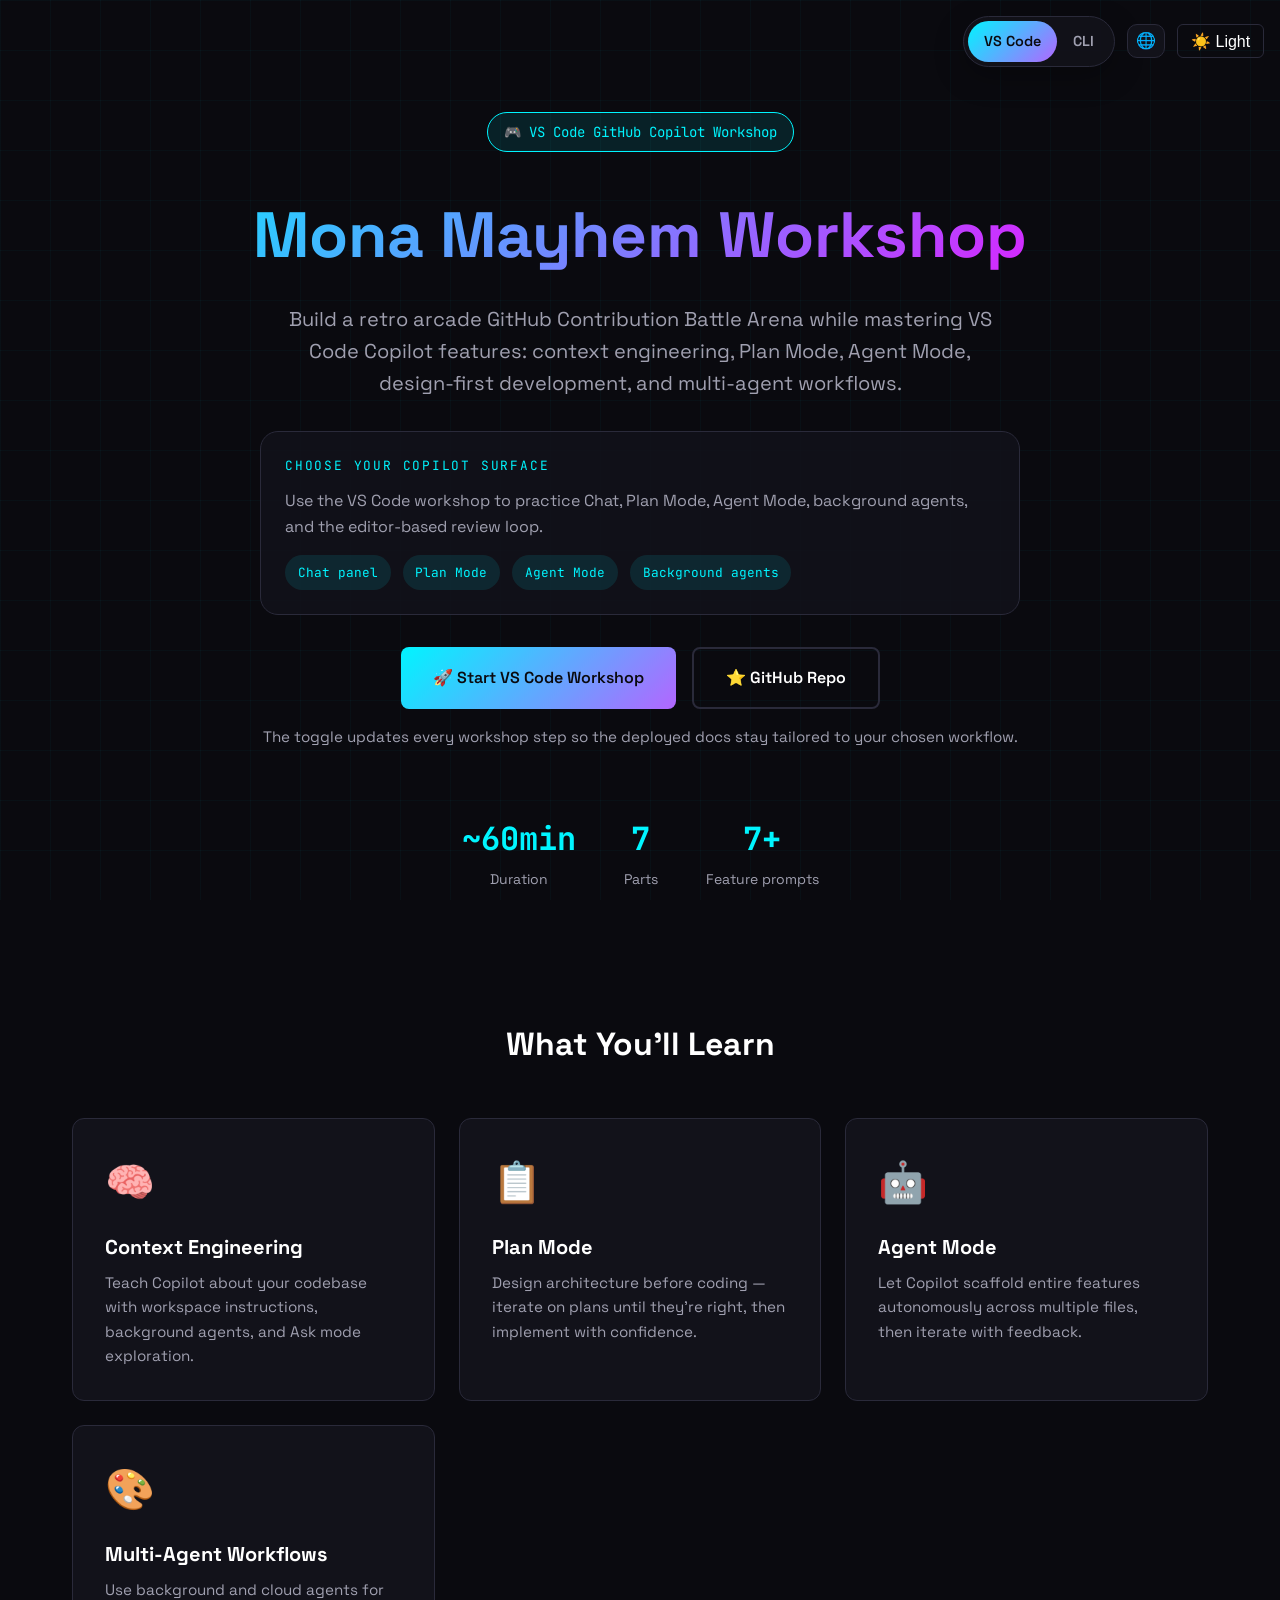
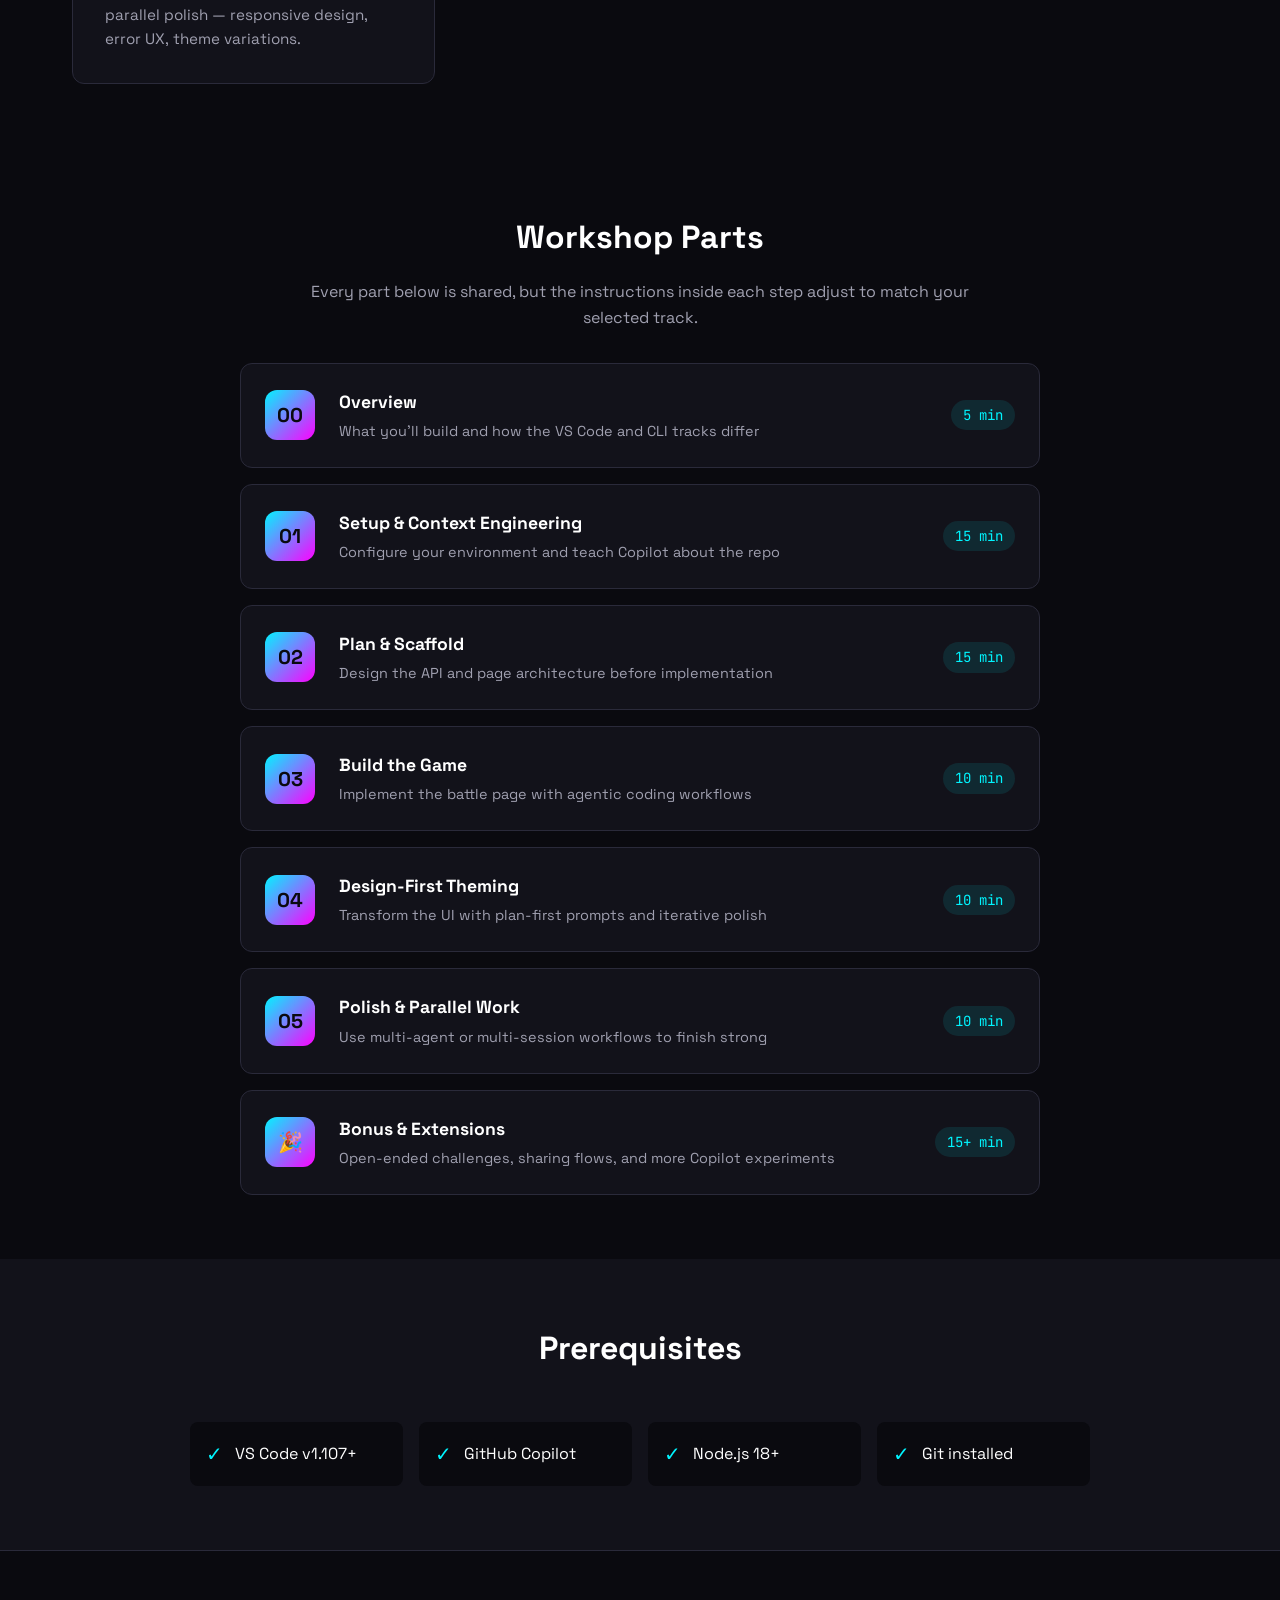
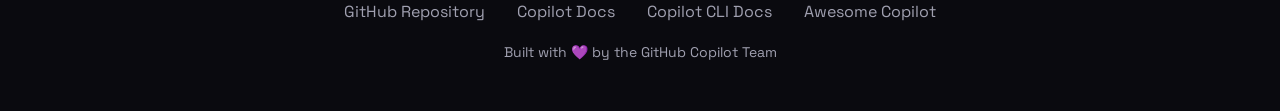
<file: docs/index.html>
<!DOCTYPE html>
<html lang="en">
<head>
    <script>
        if (!window.location.pathname.endsWith('/') && !window.location.pathname.endsWith('.html')) {
            window.location.replace(`${window.location.pathname}/${window.location.search}${window.location.hash}`);
        }
    </script>
    <!-- Google tag (gtag.js) -->
    <script async src="https://www.googletagmanager.com/gtag/js?id=G-LSC44NDPLQ"></script>
    <script>
      window.dataLayer = window.dataLayer || [];
      function gtag(){dataLayer.push(arguments);}
      gtag('js', new Date());
      gtag('config', 'G-LSC44NDPLQ');
    </script>
    <meta charset="UTF-8">
    <meta name="viewport" content="width=device-width, initial-scale=1.0">
    <title>Mona Mayhem Workshop</title>
    <link rel="preconnect" href="https://fonts.googleapis.com">
    <link href="https://fonts.googleapis.com/css2?family=Space+Grotesk:wght@400;500;600;700&family=JetBrains+Mono:wght@400;600&display=swap" rel="stylesheet">
    <link rel="alternate" hreflang="en" href="https://copilot-dev-days.github.io/mona-mayhem/">
    <link rel="alternate" hreflang="pt-BR" href="https://copilot-dev-days.github.io/mona-mayhem/pt_BR/">
    <link rel="alternate" hreflang="es" href="https://copilot-dev-days.github.io/mona-mayhem/es/">
    <link rel="alternate" hreflang="x-default" href="https://copilot-dev-days.github.io/mona-mayhem/">
    <link rel="stylesheet" href="styles.css">
    <link rel="stylesheet" href="light-theme.css">
    <script src="theme-toggle.js"></script>
</head>
<body>
    <div class="top-controls">
        <div class="track-toggle" role="tablist" aria-label="Workshop track toggle">
            <button class="track-btn active" data-track="vscode" type="button">VS Code</button>
            <button class="track-btn" data-track="cli" type="button">CLI</button>
        </div>
        <div class="locale-picker" id="localePicker">
            <button type="button" class="locale-toggle" aria-haspopup="listbox" aria-expanded="false" aria-label="Select language">🌐</button>
            <ul role="listbox" aria-label="Language">
                <li role="option" data-locale="en" aria-selected="true" class="active">🇬🇧 English</li>
                <li role="option" data-locale="es" aria-selected="false">🇪🇸 Español</li>
                <li role="option" data-locale="pt-BR" aria-selected="false">🇧🇷 Português (Brasil)</li>
                <li role="option" data-locale="ko" aria-selected="false">🇰🇷 한국어</li>
            </ul>
        </div>
        <button class="theme-toggle" onclick="toggleTheme()">☀️ Light</button>
    </div>

    <section class="hero">
        <div class="container">
            <div class="hero-badge" id="heroBadge">🎮 VS Code GitHub Copilot Workshop</div>
            <h1>Mona Mayhem Workshop</h1>
            <p class="hero-subtitle" id="heroSubtitle">Build a retro arcade GitHub Contribution Battle Arena while mastering VS Code Copilot features: context engineering, Plan Mode, Agent Mode, design-first development, and multi-agent workflows.</p>
            <div class="track-panel">
                <p class="track-panel-title">Choose your Copilot surface</p>
                <p class="track-panel-copy" id="trackCopy">Use the VS Code workshop to practice Chat, Plan Mode, Agent Mode, background agents, and the editor-based review loop.</p>
                <div class="track-highlights" id="trackHighlights"></div>
            </div>
            <div class="hero-cta">
                <a href="step.html?step=00-overview&amp;track=vscode" class="btn btn-primary" id="startWorkshopBtn">🚀 Start VS Code Workshop</a>
                <a href="https://github.com/copilot-dev-days/mona-mayhem" class="btn btn-secondary" target="_blank">⭐ GitHub Repo</a>
            </div>
            <p class="hero-note">The toggle updates every workshop step so the deployed docs stay tailored to your chosen workflow.</p>
            <div class="stats">
                <div class="stat">
                    <div class="stat-value">~60min</div>
                    <div class="stat-label">Duration</div>
                </div>
                <div class="stat">
                    <div class="stat-value">7</div>
                    <div class="stat-label">Parts</div>
                </div>
                <div class="stat">
                    <div class="stat-value">7+</div>
                    <div class="stat-label">Feature prompts</div>
                </div>
            </div>
        </div>
    </section>

    <section class="features">
        <div class="container">
            <h2 class="section-title">What You'll Learn</h2>
            <div class="features-grid">
                <div class="feature-card">
                    <div class="feature-icon" id="feature1Icon">🧠</div>
                    <h3 id="feature1Title">Context Engineering</h3>
                    <p id="feature1Copy">Teach Copilot about your codebase with workspace instructions, background agents, and Ask mode exploration.</p>
                </div>
                <div class="feature-card">
                    <div class="feature-icon" id="feature2Icon">📋</div>
                    <h3 id="feature2Title">Plan Mode</h3>
                    <p id="feature2Copy">Design architecture before coding — iterate on plans until they're right, then implement with confidence.</p>
                </div>
                <div class="feature-card">
                    <div class="feature-icon" id="feature3Icon">🤖</div>
                    <h3 id="feature3Title">Agent Mode</h3>
                    <p id="feature3Copy">Let Copilot scaffold entire features autonomously across multiple files, then iterate with feedback.</p>
                </div>
                <div class="feature-card">
                    <div class="feature-icon" id="feature4Icon">🎨</div>
                    <h3 id="feature4Title">Multi-Agent Workflows</h3>
                    <p id="feature4Copy">Use background and cloud agents for parallel polish — responsive design, error UX, theme variations.</p>
                </div>
            </div>
        </div>
    </section>

    <section class="workshop">
        <div class="container">
            <h2 class="section-title">Workshop Parts</h2>
            <p class="section-copy">Every part below is shared, but the instructions inside each step adjust to match your selected track.</p>
            <div class="parts-list">
                <a href="step.html?step=00-overview&amp;track=vscode" class="part-card" data-step="00-overview">
                    <div class="part-number">00</div>
                    <div class="part-content">
                        <h3>Overview</h3>
                        <p>What you'll build and how the VS Code and CLI tracks differ</p>
                    </div>
                    <span class="part-time">5 min</span>
                </a>
                <a href="step.html?step=01-setup&amp;track=vscode" class="part-card" data-step="01-setup">
                    <div class="part-number">01</div>
                    <div class="part-content">
                        <h3>Setup &amp; Context Engineering</h3>
                        <p>Configure your environment and teach Copilot about the repo</p>
                    </div>
                    <span class="part-time">15 min</span>
                </a>
                <a href="step.html?step=02-plan-and-scaffold&amp;track=vscode" class="part-card" data-step="02-plan-and-scaffold">
                    <div class="part-number">02</div>
                    <div class="part-content">
                        <h3>Plan &amp; Scaffold</h3>
                        <p>Design the API and page architecture before implementation</p>
                    </div>
                    <span class="part-time">15 min</span>
                </a>
                <a href="step.html?step=03-agent-mode&amp;track=vscode" class="part-card" data-step="03-agent-mode">
                    <div class="part-number">03</div>
                    <div class="part-content">
                        <h3>Build the Game</h3>
                        <p>Implement the battle page with agentic coding workflows</p>
                    </div>
                    <span class="part-time">10 min</span>
                </a>
                <a href="step.html?step=04-design-vibes&amp;track=vscode" class="part-card" data-step="04-design-vibes">
                    <div class="part-number">04</div>
                    <div class="part-content">
                        <h3>Design-First Theming</h3>
                        <p>Transform the UI with plan-first prompts and iterative polish</p>
                    </div>
                    <span class="part-time">10 min</span>
                </a>
                <a href="step.html?step=05-polish&amp;track=vscode" class="part-card" data-step="05-polish">
                    <div class="part-number">05</div>
                    <div class="part-content">
                        <h3>Polish &amp; Parallel Work</h3>
                        <p>Use multi-agent or multi-session workflows to finish strong</p>
                    </div>
                    <span class="part-time">10 min</span>
                </a>
                <a href="step.html?step=06-bonus&amp;track=vscode" class="part-card" data-step="06-bonus">
                    <div class="part-number">🎉</div>
                    <div class="part-content">
                        <h3>Bonus &amp; Extensions</h3>
                        <p>Open-ended challenges, sharing flows, and more Copilot experiments</p>
                    </div>
                    <span class="part-time">15+ min</span>
                </a>
            </div>
        </div>
    </section>

    <section class="prereqs">
        <div class="container">
            <h2 class="section-title">Prerequisites</h2>
            <div class="prereqs-grid" id="prereqsGrid"></div>
        </div>
    </section>

    <footer>
        <div class="container">
            <div class="footer-links">
                <a href="https://github.com/copilot-dev-days/mona-mayhem" target="_blank">GitHub Repository</a>
                <a href="https://docs.github.com/en/copilot" target="_blank">Copilot Docs</a>
                <a href="https://docs.github.com/en/copilot/how-tos/copilot-cli" target="_blank">Copilot CLI Docs</a>
                <a href="https://github.com/github/awesome-copilot" target="_blank">Awesome Copilot</a>
            </div>
            <p class="footer-credit">Built with 💜 by the GitHub Copilot Team</p>
        </div>
    </footer>

    <script>
        const TRACK_STORAGE_KEY = 'monaMayhemWorkshopTrack';
        const tracks = {
            vscode: {
                label: 'VS Code',
                badge: '🎮 VS Code GitHub Copilot Workshop',
                subtitle: 'Build a retro arcade GitHub Contribution Battle Arena while mastering VS Code Copilot features: context engineering, Plan Mode, Agent Mode, design-first development, and multi-agent workflows.',
                copy: 'Use the VS Code workshop to practice Chat, Plan Mode, Agent Mode, background agents, and the editor-based review loop.',
                highlights: ['Chat panel', 'Plan Mode', 'Agent Mode', 'Background agents'],
                prerequisites: ['VS Code v1.107+', 'GitHub Copilot', 'Node.js 18+', 'Git installed'],
                features: [
                    { icon: '🧠', title: 'Context Engineering', copy: 'Teach Copilot about your codebase with workspace instructions, background agents, and Ask mode exploration.' },
                    { icon: '📋', title: 'Plan Mode', copy: 'Design architecture before coding — iterate on plans until they\'re right, then implement with confidence.' },
                    { icon: '🤖', title: 'Agent Mode', copy: 'Let Copilot scaffold entire features autonomously across multiple files, then iterate with feedback.' },
                    { icon: '🎨', title: 'Multi-Agent Workflows', copy: 'Use background and cloud agents for parallel polish — responsive design, error UX, theme variations.' }
                ]
            },
            cli: {
                label: 'CLI',
                badge: '💻 GitHub Copilot CLI Workshop',
                subtitle: 'Build the same retro arcade app while learning terminal-native Copilot workflows: custom instructions, /plan, autonomous edits, /fleet parallelism, /delegate, and /review.',
                copy: 'Use the CLI workshop to stay in the terminal while you plan, code, review, and parallelize work with agentic commands.',
                highlights: ['copilot', '/plan', '/fleet', '/delegate', '/review'],
                prerequisites: ['GitHub Copilot plan with CLI access', 'Copilot CLI installed via npm (requires Node.js 22+), Homebrew, or WinGet', 'Git installed', 'Terminal or shell of your choice'],
                features: [
                    { icon: '🛠️', title: 'Custom Instructions & Permissions', copy: 'Initialize repo instructions, tune allowlists, and give Copilot exactly the context and tools it needs.' },
                    { icon: '📋', title: 'Plan & Autopilot', copy: 'Use /plan or Shift+Tab to draft a plan first, then let Copilot implement with your approval.' },
                    { icon: '⚡', title: 'Parallel CLI Workflows', copy: 'Reach for /fleet to split work across subagents and keep momentum while you review the diffs.' },
                    { icon: '🔍', title: 'Delegate & Review', copy: 'Offload optional work with /delegate and run /review before you wrap up the workshop.' }
                ]
            }
        };

        function normalizeTrack(track) {
            return track === 'cli' ? 'cli' : 'vscode';
        }

        function getInitialTrack() {
            const params = new URLSearchParams(window.location.search);
            const fromUrl = params.get('track');
            if (fromUrl === 'vscode' || fromUrl === 'cli') {
                return fromUrl;
            }

            try {
                return normalizeTrack(localStorage.getItem(TRACK_STORAGE_KEY));
            } catch (error) {
                console.warn('Unable to read saved workshop track preference.', error);
                return 'vscode';
            }
        }

        function persistTrack(track) {
            try {
                localStorage.setItem(TRACK_STORAGE_KEY, track);
            } catch (error) {
                console.warn('Unable to persist workshop track preference.', error);
            }
        }

        function buildStepUrl(stepId, track) {
            return `step.html?step=${stepId}&track=${track}`;
        }

        function updateQueryString(track) {
            const url = new URL(window.location.href);
            url.searchParams.set('track', track);
            window.history.replaceState({}, '', url);
        }

        function updateTrackButtons(track) {
            document.querySelectorAll('.track-btn').forEach((button) => {
                const isActive = button.dataset.track === track;
                button.classList.toggle('active', isActive);
                button.setAttribute('aria-pressed', String(isActive));
            });
        }

        function updateHighlights(highlights) {
            const container = document.getElementById('trackHighlights');
            container.innerHTML = highlights.map((item) => `<span class="track-pill">${item}</span>`).join('');
        }

        function updatePrereqs(items) {
            const grid = document.getElementById('prereqsGrid');
            grid.innerHTML = items.map((item) => `
                <div class="prereq-item">
                    <span class="prereq-check">✓</span>
                    <span>${item}</span>
                </div>
            `).join('');
        }

        function updateFeatures(features) {
            features.forEach((feature, index) => {
                const cardIndex = index + 1;
                document.getElementById(`feature${cardIndex}Icon`).textContent = feature.icon;
                document.getElementById(`feature${cardIndex}Title`).textContent = feature.title;
                document.getElementById(`feature${cardIndex}Copy`).textContent = feature.copy;
            });
        }

        function updateLinks(track) {
            document.getElementById('startWorkshopBtn').href = buildStepUrl('00-overview', track);
            document.getElementById('startWorkshopBtn').textContent = `🚀 Start ${tracks[track].label} Workshop`;
            document.querySelectorAll('[data-step]').forEach((link) => {
                link.href = buildStepUrl(link.dataset.step, track);
            });
        }

        function renderTrack(track) {
            const content = tracks[track];
            document.getElementById('heroBadge').textContent = content.badge;
            document.getElementById('heroSubtitle').textContent = content.subtitle;
            document.getElementById('trackCopy').textContent = content.copy;
            updateHighlights(content.highlights);
            updatePrereqs(content.prerequisites);
            updateFeatures(content.features);
            updateLinks(track);
            updateTrackButtons(track);
            document.body.dataset.track = track;
        }

        function setTrack(track) {
            const normalizedTrack = normalizeTrack(track);
            persistTrack(normalizedTrack);
            updateQueryString(normalizedTrack);
            renderTrack(normalizedTrack);
        }

        document.querySelectorAll('.track-btn').forEach((button) => {
            button.addEventListener('click', () => setTrack(button.dataset.track));
        });

        renderTrack(getInitialTrack());
    </script>

    <script>
    (function(){
      var match=location.pathname.match(/\/(pt_BR|es|ko)\//);
      var locale=match?match[1]:'en';
      var picker=document.getElementById('localePicker');
      if(!picker)return;
      var btn=picker.querySelector('.locale-toggle'),list=picker.querySelector('ul');
      list.querySelectorAll('li').forEach(function(li){
        var l=li.dataset.locale==='pt-BR'?'pt_BR':li.dataset.locale;
        if(l===locale){li.classList.add('active');li.setAttribute('aria-selected','true');}
        else{li.classList.remove('active');li.setAttribute('aria-selected','false');}
      });
      function open(){list.style.display='block';btn.setAttribute('aria-expanded','true');}
      function close(){list.style.display='none';btn.setAttribute('aria-expanded','false');}
      btn.addEventListener('click',function(e){e.stopPropagation();list.style.display==='block'?close():open();});
      document.addEventListener('click',close);
      document.addEventListener('keydown',function(e){if(e.key==='Escape')close();});
      list.querySelectorAll('li').forEach(function(li){
        li.addEventListener('click',function(e){
          e.stopPropagation();
          var t=li.dataset.locale==='pt-BR'?'pt_BR':li.dataset.locale;
          if(t===locale){close();return;}
          var p=location.pathname;
          if(locale!=='en')p=p.replace(new RegExp('/'+locale+'/'),'/');
          if(t!=='en'){var base=p.replace(/\/index\.html$/,'/');if(!base.endsWith('/'))base+='/';p=base+t+'/';}
          localStorage.setItem('preferred-locale',t);
          window.location.href=p+location.search+location.hash;
        });
      });
    })();
    </script>
</body>
</html>
</file>
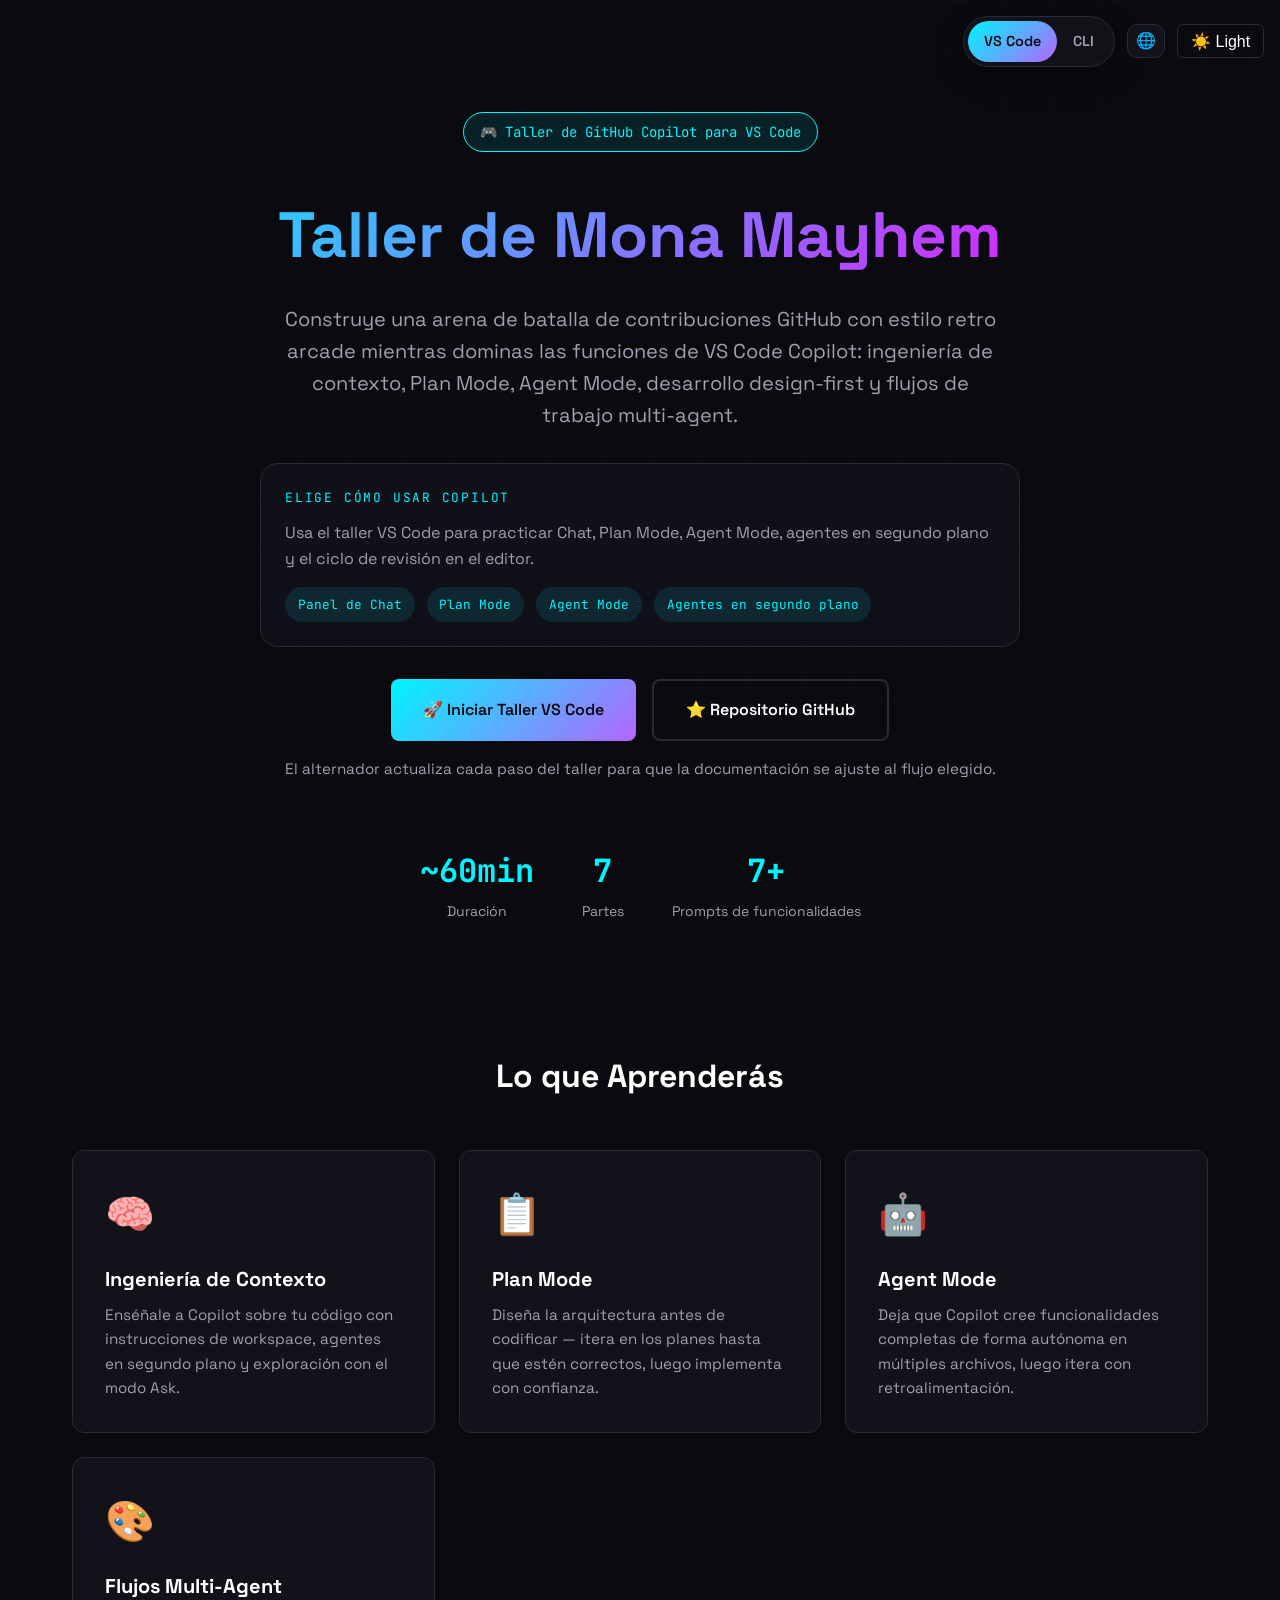
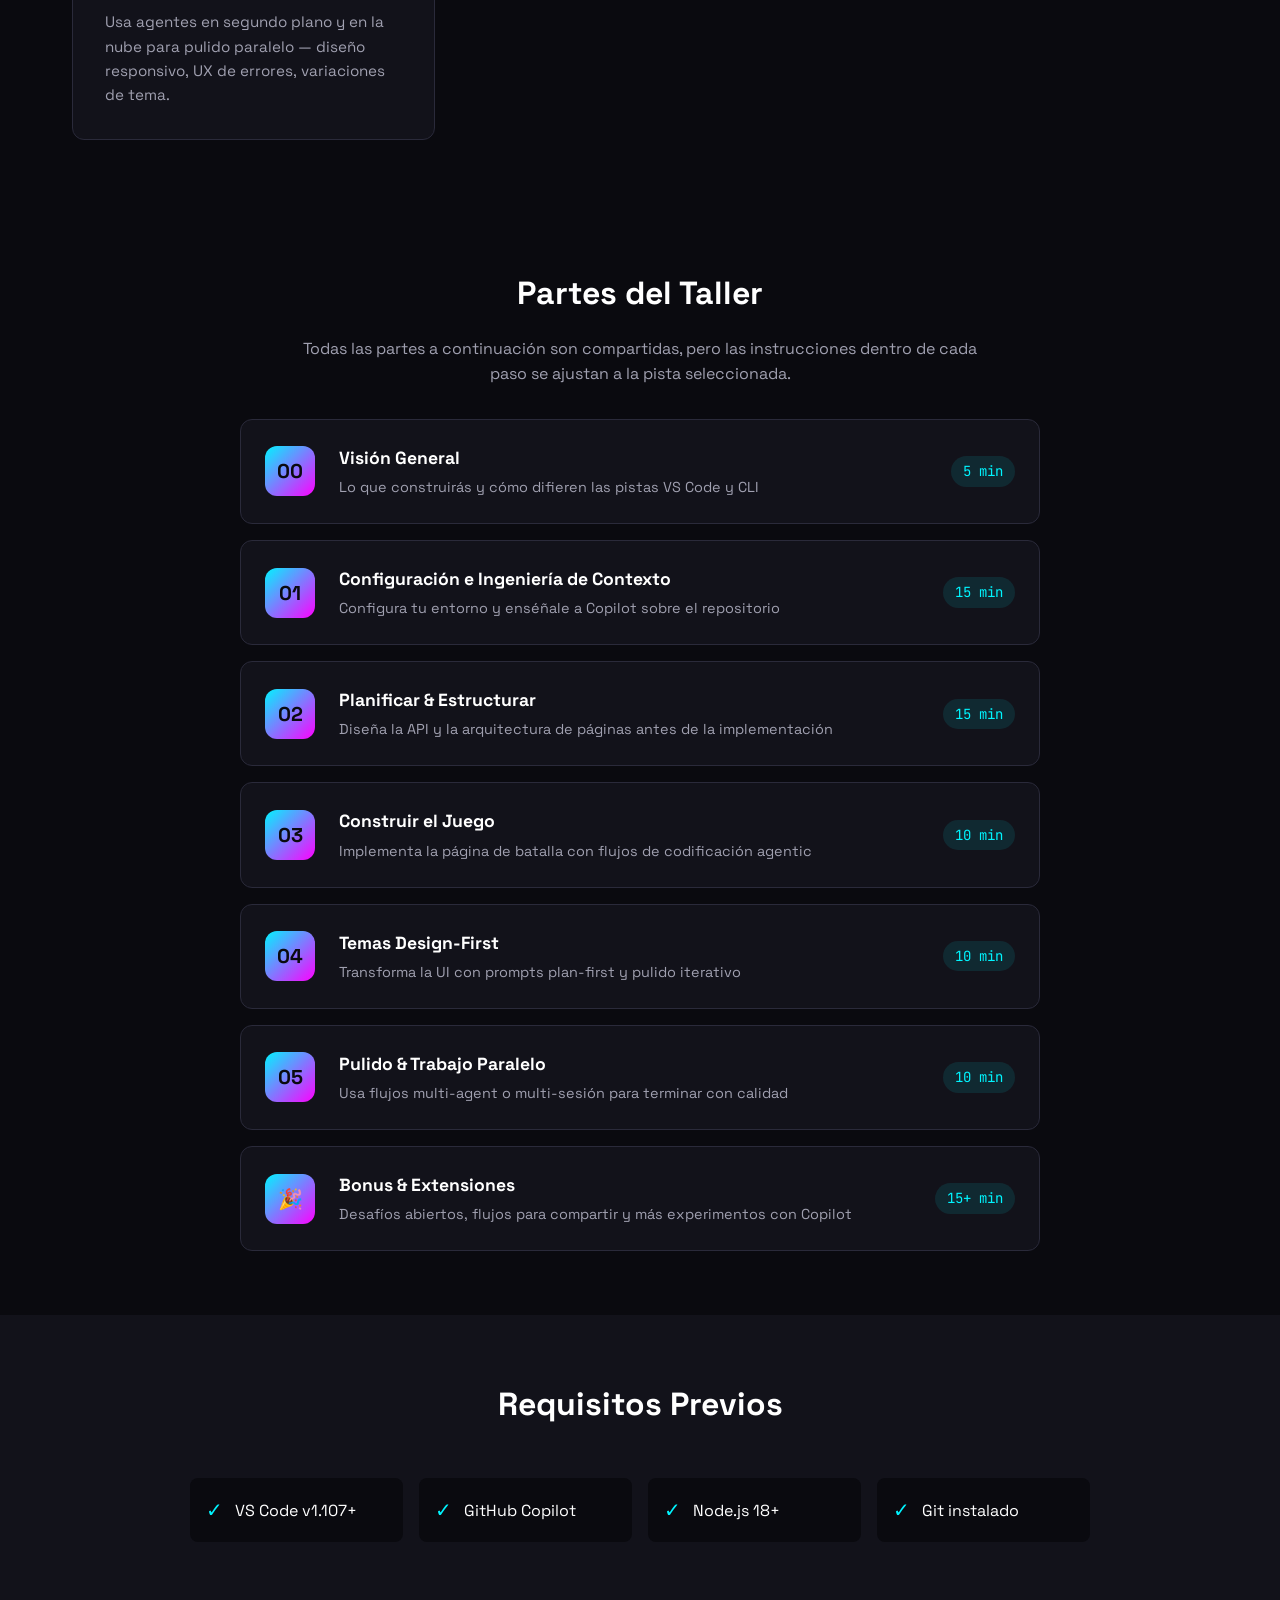
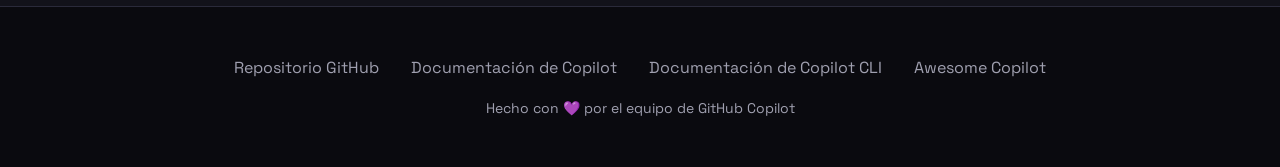
<file: docs/es/index.html>
<!DOCTYPE html>
<html lang="es">
<head>
    <script>
        if (!window.location.pathname.endsWith('/') && !window.location.pathname.endsWith('.html')) {
            window.location.replace(`${window.location.pathname}/${window.location.search}${window.location.hash}`);
        }
    </script>
    <!-- Google tag (gtag.js) -->
    <script async src="https://www.googletagmanager.com/gtag/js?id=G-LSC44NDPLQ"></script>
    <script>
      window.dataLayer = window.dataLayer || [];
      function gtag(){dataLayer.push(arguments);}
      gtag('js', new Date());
      gtag('config', 'G-LSC44NDPLQ');
    </script>
    <meta charset="UTF-8">
    <meta name="viewport" content="width=device-width, initial-scale=1.0">
    <title>Taller de Mona Mayhem</title>
    <link rel="preconnect" href="https://fonts.googleapis.com">
    <link href="https://fonts.googleapis.com/css2?family=Space+Grotesk:wght@400;500;600;700&family=JetBrains+Mono:wght@400;600&display=swap" rel="stylesheet">
    <link rel="alternate" hreflang="en" href="https://copilot-dev-days.github.io/mona-mayhem/">
    <link rel="alternate" hreflang="pt-BR" href="https://copilot-dev-days.github.io/mona-mayhem/pt_BR/">
    <link rel="alternate" hreflang="es" href="https://copilot-dev-days.github.io/mona-mayhem/es/">
    <link rel="alternate" hreflang="x-default" href="https://copilot-dev-days.github.io/mona-mayhem/">
    <link rel="stylesheet" href="../styles.css">
    <link rel="stylesheet" href="../light-theme.css">
    <script src="../theme-toggle.js"></script>
</head>
<body>
    <div class="top-controls">
        <div class="track-toggle" role="tablist" aria-label="Alternar pista del taller">
            <button class="track-btn active" data-track="vscode" type="button">VS Code</button>
            <button class="track-btn" data-track="cli" type="button">CLI</button>
        </div>
        <div class="locale-picker" id="localePicker">
            <button type="button" class="locale-toggle" aria-haspopup="listbox" aria-expanded="false" aria-label="Seleccionar idioma">🌐</button>
            <ul role="listbox" aria-label="Idioma">
                <li role="option" data-locale="en" aria-selected="false">🇬🇧 English</li>
                <li role="option" data-locale="es" aria-selected="true" class="active">🇪🇸 Español</li>
                <li role="option" data-locale="pt-BR" aria-selected="false">🇧🇷 Português (Brasil)</li>
                <li role="option" data-locale="ko" aria-selected="false">🇰🇷 한국어</li>
            </ul>
        </div>
        <button class="theme-toggle" onclick="toggleTheme()">☀️ Claro</button>
    </div>

    <section class="hero">
        <div class="container">
            <div class="hero-badge" id="heroBadge">🎮 Taller de GitHub Copilot para VS Code</div>
            <h1>Taller de Mona Mayhem</h1>
            <p class="hero-subtitle" id="heroSubtitle">Construye una arena de batalla de contribuciones GitHub con estilo retro arcade mientras dominas las funciones de VS Code Copilot: ingeniería de contexto, Plan Mode, Agent Mode, desarrollo design-first y flujos de trabajo multi-agent.</p>
            <div class="track-panel">
                <p class="track-panel-title">Elige cómo usar Copilot</p>
                <p class="track-panel-copy" id="trackCopy">Usa el taller VS Code para practicar Chat, Plan Mode, Agent Mode, agentes en segundo plano y el ciclo de revisión en el editor.</p>
                <div class="track-highlights" id="trackHighlights"></div>
            </div>
            <div class="hero-cta">
                <a href="step.html?step=00-overview&amp;track=vscode" class="btn btn-primary" id="startWorkshopBtn">🚀 Iniciar Taller VS Code</a>
                <a href="https://github.com/copilot-dev-days/mona-mayhem" class="btn btn-secondary" target="_blank">⭐ Repositorio GitHub</a>
            </div>
            <p class="hero-note">El alternador actualiza cada paso del taller para que la documentación se ajuste al flujo elegido.</p>
            <div class="stats">
                <div class="stat">
                    <div class="stat-value">~60min</div>
                    <div class="stat-label">Duración</div>
                </div>
                <div class="stat">
                    <div class="stat-value">7</div>
                    <div class="stat-label">Partes</div>
                </div>
                <div class="stat">
                    <div class="stat-value">7+</div>
                    <div class="stat-label">Prompts de funcionalidades</div>
                </div>
            </div>
        </div>
    </section>

    <section class="features">
        <div class="container">
            <h2 class="section-title">Lo que Aprenderás</h2>
            <div class="features-grid">
                <div class="feature-card">
                    <div class="feature-icon" id="feature1Icon">🧠</div>
                    <h3 id="feature1Title">Ingeniería de Contexto</h3>
                    <p id="feature1Copy">Enséñale a Copilot sobre tu código con instrucciones de workspace, agentes en segundo plano y exploración con el modo Ask.</p>
                </div>
                <div class="feature-card">
                    <div class="feature-icon" id="feature2Icon">📋</div>
                    <h3 id="feature2Title">Plan Mode</h3>
                    <p id="feature2Copy">Diseña la arquitectura antes de codificar — itera en los planes hasta que estén correctos, luego implementa con confianza.</p>
                </div>
                <div class="feature-card">
                    <div class="feature-icon" id="feature3Icon">🤖</div>
                    <h3 id="feature3Title">Agent Mode</h3>
                    <p id="feature3Copy">Deja que Copilot cree funcionalidades completas de forma autónoma en múltiples archivos, luego itera con retroalimentación.</p>
                </div>
                <div class="feature-card">
                    <div class="feature-icon" id="feature4Icon">🎨</div>
                    <h3 id="feature4Title">Flujos Multi-Agent</h3>
                    <p id="feature4Copy">Usa agentes en segundo plano y en la nube para pulido paralelo — diseño responsivo, UX de errores, variaciones de tema.</p>
                </div>
            </div>
        </div>
    </section>

    <section class="workshop">
        <div class="container">
            <h2 class="section-title">Partes del Taller</h2>
            <p class="section-copy">Todas las partes a continuación son compartidas, pero las instrucciones dentro de cada paso se ajustan a la pista seleccionada.</p>
            <div class="parts-list">
                <a href="step.html?step=00-overview&amp;track=vscode" class="part-card" data-step="00-overview">
                    <div class="part-number">00</div>
                    <div class="part-content">
                        <h3>Visión General</h3>
                        <p>Lo que construirás y cómo difieren las pistas VS Code y CLI</p>
                    </div>
                    <span class="part-time">5 min</span>
                </a>
                <a href="step.html?step=01-setup&amp;track=vscode" class="part-card" data-step="01-setup">
                    <div class="part-number">01</div>
                    <div class="part-content">
                        <h3>Configuración e Ingeniería de Contexto</h3>
                        <p>Configura tu entorno y enséñale a Copilot sobre el repositorio</p>
                    </div>
                    <span class="part-time">15 min</span>
                </a>
                <a href="step.html?step=02-plan-and-scaffold&amp;track=vscode" class="part-card" data-step="02-plan-and-scaffold">
                    <div class="part-number">02</div>
                    <div class="part-content">
                        <h3>Planificar &amp; Estructurar</h3>
                        <p>Diseña la API y la arquitectura de páginas antes de la implementación</p>
                    </div>
                    <span class="part-time">15 min</span>
                </a>
                <a href="step.html?step=03-agent-mode&amp;track=vscode" class="part-card" data-step="03-agent-mode">
                    <div class="part-number">03</div>
                    <div class="part-content">
                        <h3>Construir el Juego</h3>
                        <p>Implementa la página de batalla con flujos de codificación agentic</p>
                    </div>
                    <span class="part-time">10 min</span>
                </a>
                <a href="step.html?step=04-design-vibes&amp;track=vscode" class="part-card" data-step="04-design-vibes">
                    <div class="part-number">04</div>
                    <div class="part-content">
                        <h3>Temas Design-First</h3>
                        <p>Transforma la UI con prompts plan-first y pulido iterativo</p>
                    </div>
                    <span class="part-time">10 min</span>
                </a>
                <a href="step.html?step=05-polish&amp;track=vscode" class="part-card" data-step="05-polish">
                    <div class="part-number">05</div>
                    <div class="part-content">
                        <h3>Pulido &amp; Trabajo Paralelo</h3>
                        <p>Usa flujos multi-agent o multi-sesión para terminar con calidad</p>
                    </div>
                    <span class="part-time">10 min</span>
                </a>
                <a href="step.html?step=06-bonus&amp;track=vscode" class="part-card" data-step="06-bonus">
                    <div class="part-number">🎉</div>
                    <div class="part-content">
                        <h3>Bonus &amp; Extensiones</h3>
                        <p>Desafíos abiertos, flujos para compartir y más experimentos con Copilot</p>
                    </div>
                    <span class="part-time">15+ min</span>
                </a>
            </div>
        </div>
    </section>

    <section class="prereqs">
        <div class="container">
            <h2 class="section-title">Requisitos Previos</h2>
            <div class="prereqs-grid" id="prereqsGrid"></div>
        </div>
    </section>

    <footer>
        <div class="container">
            <div class="footer-links">
                <a href="https://github.com/copilot-dev-days/mona-mayhem" target="_blank">Repositorio GitHub</a>
                <a href="https://docs.github.com/en/copilot" target="_blank">Documentación de Copilot</a>
                <a href="https://docs.github.com/en/copilot/how-tos/copilot-cli" target="_blank">Documentación de Copilot CLI</a>
                <a href="https://github.com/github/awesome-copilot" target="_blank">Awesome Copilot</a>
            </div>
            <p class="footer-credit">Hecho con 💜 por el equipo de GitHub Copilot</p>
        </div>
    </footer>

    <script>
        const TRACK_STORAGE_KEY = 'monaMayhemWorkshopTrack';
        const tracks = {
            vscode: {
                label: 'VS Code',
                badge: '🎮 Taller de GitHub Copilot para VS Code',
                subtitle: 'Construye una arena de batalla de contribuciones GitHub con estilo retro arcade mientras dominas las funciones de VS Code Copilot: ingeniería de contexto, Plan Mode, Agent Mode, desarrollo design-first y flujos de trabajo multi-agent.',
                copy: 'Usa el taller VS Code para practicar Chat, Plan Mode, Agent Mode, agentes en segundo plano y el ciclo de revisión en el editor.',
                highlights: ['Panel de Chat', 'Plan Mode', 'Agent Mode', 'Agentes en segundo plano'],
                prerequisites: ['VS Code v1.107+', 'GitHub Copilot', 'Node.js 18+', 'Git instalado'],
                features: [
                    { icon: '🧠', title: 'Ingeniería de Contexto', copy: 'Enséñale a Copilot sobre tu código con instrucciones de workspace, agentes en segundo plano y exploración con el modo Ask.' },
                    { icon: '📋', title: 'Plan Mode', copy: 'Diseña la arquitectura antes de codificar — itera en los planes hasta que estén correctos, luego implementa con confianza.' },
                    { icon: '🤖', title: 'Agent Mode', copy: 'Deja que Copilot cree funcionalidades completas de forma autónoma en múltiples archivos, luego itera con retroalimentación.' },
                    { icon: '🎨', title: 'Flujos Multi-Agent', copy: 'Usa agentes en segundo plano y en la nube para pulido paralelo — diseño responsivo, UX de errores, variaciones de tema.' }
                ]
            },
            cli: {
                label: 'CLI',
                badge: '💻 Taller de GitHub Copilot CLI',
                subtitle: 'Construye la misma app retro arcade mientras aprendes flujos de trabajo nativos del terminal con Copilot: instrucciones personalizadas, /plan, ediciones autónomas, paralelismo con /fleet, /delegate y /review.',
                copy: 'Usa el taller CLI para quedarte en la terminal mientras planificas, codificas, revisas y paralelizas trabajo con comandos agentic.',
                highlights: ['copilot', '/plan', '/fleet', '/delegate', '/review'],
                prerequisites: ['Plan GitHub Copilot con acceso CLI', 'Copilot CLI instalado vía npm (requiere Node.js 22+), Homebrew o WinGet', 'Git instalado', 'Terminal o shell de tu preferencia'],
                features: [
                    { icon: '🛠️', title: 'Instrucciones y Permisos Personalizados', copy: 'Inicializa instrucciones del repositorio, ajusta allowlists y dale a Copilot exactamente el contexto y las herramientas que necesita.' },
                    { icon: '📋', title: 'Planificación y Autopilot', copy: 'Usa /plan o Shift+Tab para crear un plan primero, luego deja que Copilot implemente con tu aprobación.' },
                    { icon: '⚡', title: 'Flujos Paralelos en CLI', copy: 'Usa /fleet para dividir trabajo entre subagentes y mantener el ritmo mientras revisas los diffs.' },
                    { icon: '🔍', title: 'Delegar y revisar', copy: 'Delega trabajo opcional con /delegate y ejecuta /review antes de finalizar el taller.' }
                ]
            }
        };

        function normalizeTrack(track) {
            return track === 'cli' ? 'cli' : 'vscode';
        }

        function getInitialTrack() {
            const params = new URLSearchParams(window.location.search);
            const fromUrl = params.get('track');
            if (fromUrl === 'vscode' || fromUrl === 'cli') {
                return fromUrl;
            }

            try {
                return normalizeTrack(localStorage.getItem(TRACK_STORAGE_KEY));
            } catch (error) {
                console.warn('Unable to read saved workshop track preference.', error);
                return 'vscode';
            }
        }

        function persistTrack(track) {
            try {
                localStorage.setItem(TRACK_STORAGE_KEY, track);
            } catch (error) {
                console.warn('Unable to persist workshop track preference.', error);
            }
        }

        function buildStepUrl(stepId, track) {
            return `step.html?step=${stepId}&track=${track}`;
        }

        function updateQueryString(track) {
            const url = new URL(window.location.href);
            url.searchParams.set('track', track);
            window.history.replaceState({}, '', url);
        }

        function updateTrackButtons(track) {
            document.querySelectorAll('.track-btn').forEach((button) => {
                const isActive = button.dataset.track === track;
                button.classList.toggle('active', isActive);
                button.setAttribute('aria-pressed', String(isActive));
            });
        }

        function updateHighlights(highlights) {
            const container = document.getElementById('trackHighlights');
            container.innerHTML = highlights.map((item) => `<span class="track-pill">${item}</span>`).join('');
        }

        function updatePrereqs(items) {
            const grid = document.getElementById('prereqsGrid');
            grid.innerHTML = items.map((item) => `
                <div class="prereq-item">
                    <span class="prereq-check">✓</span>
                    <span>${item}</span>
                </div>
            `).join('');
        }

        function updateFeatures(features) {
            features.forEach((feature, index) => {
                const cardIndex = index + 1;
                document.getElementById(`feature${cardIndex}Icon`).textContent = feature.icon;
                document.getElementById(`feature${cardIndex}Title`).textContent = feature.title;
                document.getElementById(`feature${cardIndex}Copy`).textContent = feature.copy;
            });
        }

        function updateLinks(track) {
            document.getElementById('startWorkshopBtn').href = buildStepUrl('00-overview', track);
            document.getElementById('startWorkshopBtn').textContent = `🚀 Iniciar Taller ${tracks[track].label}`;
            document.querySelectorAll('[data-step]').forEach((link) => {
                link.href = buildStepUrl(link.dataset.step, track);
            });
        }

        function renderTrack(track) {
            const content = tracks[track];
            document.getElementById('heroBadge').textContent = content.badge;
            document.getElementById('heroSubtitle').textContent = content.subtitle;
            document.getElementById('trackCopy').textContent = content.copy;
            updateHighlights(content.highlights);
            updatePrereqs(content.prerequisites);
            updateFeatures(content.features);
            updateLinks(track);
            updateTrackButtons(track);
            document.body.dataset.track = track;
        }

        function setTrack(track) {
            const normalizedTrack = normalizeTrack(track);
            persistTrack(normalizedTrack);
            updateQueryString(normalizedTrack);
            renderTrack(normalizedTrack);
        }

        document.querySelectorAll('.track-btn').forEach((button) => {
            button.addEventListener('click', () => setTrack(button.dataset.track));
        });

        renderTrack(getInitialTrack());
    </script>

    <script>
    (function(){
      var match=location.pathname.match(/\/(pt_BR|es|ko)\//);
      var locale=match?match[1]:'en';
      var picker=document.getElementById('localePicker');
      if(!picker)return;
      var btn=picker.querySelector('.locale-toggle'),list=picker.querySelector('ul');
      list.querySelectorAll('li').forEach(function(li){
        var l=li.dataset.locale==='pt-BR'?'pt_BR':li.dataset.locale;
        if(l===locale){li.classList.add('active');li.setAttribute('aria-selected','true');}
        else{li.classList.remove('active');li.setAttribute('aria-selected','false');}
      });
      function open(){list.style.display='block';btn.setAttribute('aria-expanded','true');}
      function close(){list.style.display='none';btn.setAttribute('aria-expanded','false');}
      btn.addEventListener('click',function(e){e.stopPropagation();list.style.display==='block'?close():open();});
      document.addEventListener('click',close);
      document.addEventListener('keydown',function(e){if(e.key==='Escape')close();});
      list.querySelectorAll('li').forEach(function(li){
        li.addEventListener('click',function(e){
          e.stopPropagation();
          var t=li.dataset.locale==='pt-BR'?'pt_BR':li.dataset.locale;
          if(t===locale){close();return;}
          var p=location.pathname;
          if(locale!=='en')p=p.replace(new RegExp('/'+locale+'/'),'/');
          if(t!=='en'){var base=p.replace(/\/index\.html$/,'/');if(!base.endsWith('/'))base+='/';p=base+t+'/';}
          localStorage.setItem('preferred-locale',t);
          window.location.href=p+location.search+location.hash;
        });
      });
    })();
    </script>
</body>
</html>
</file>
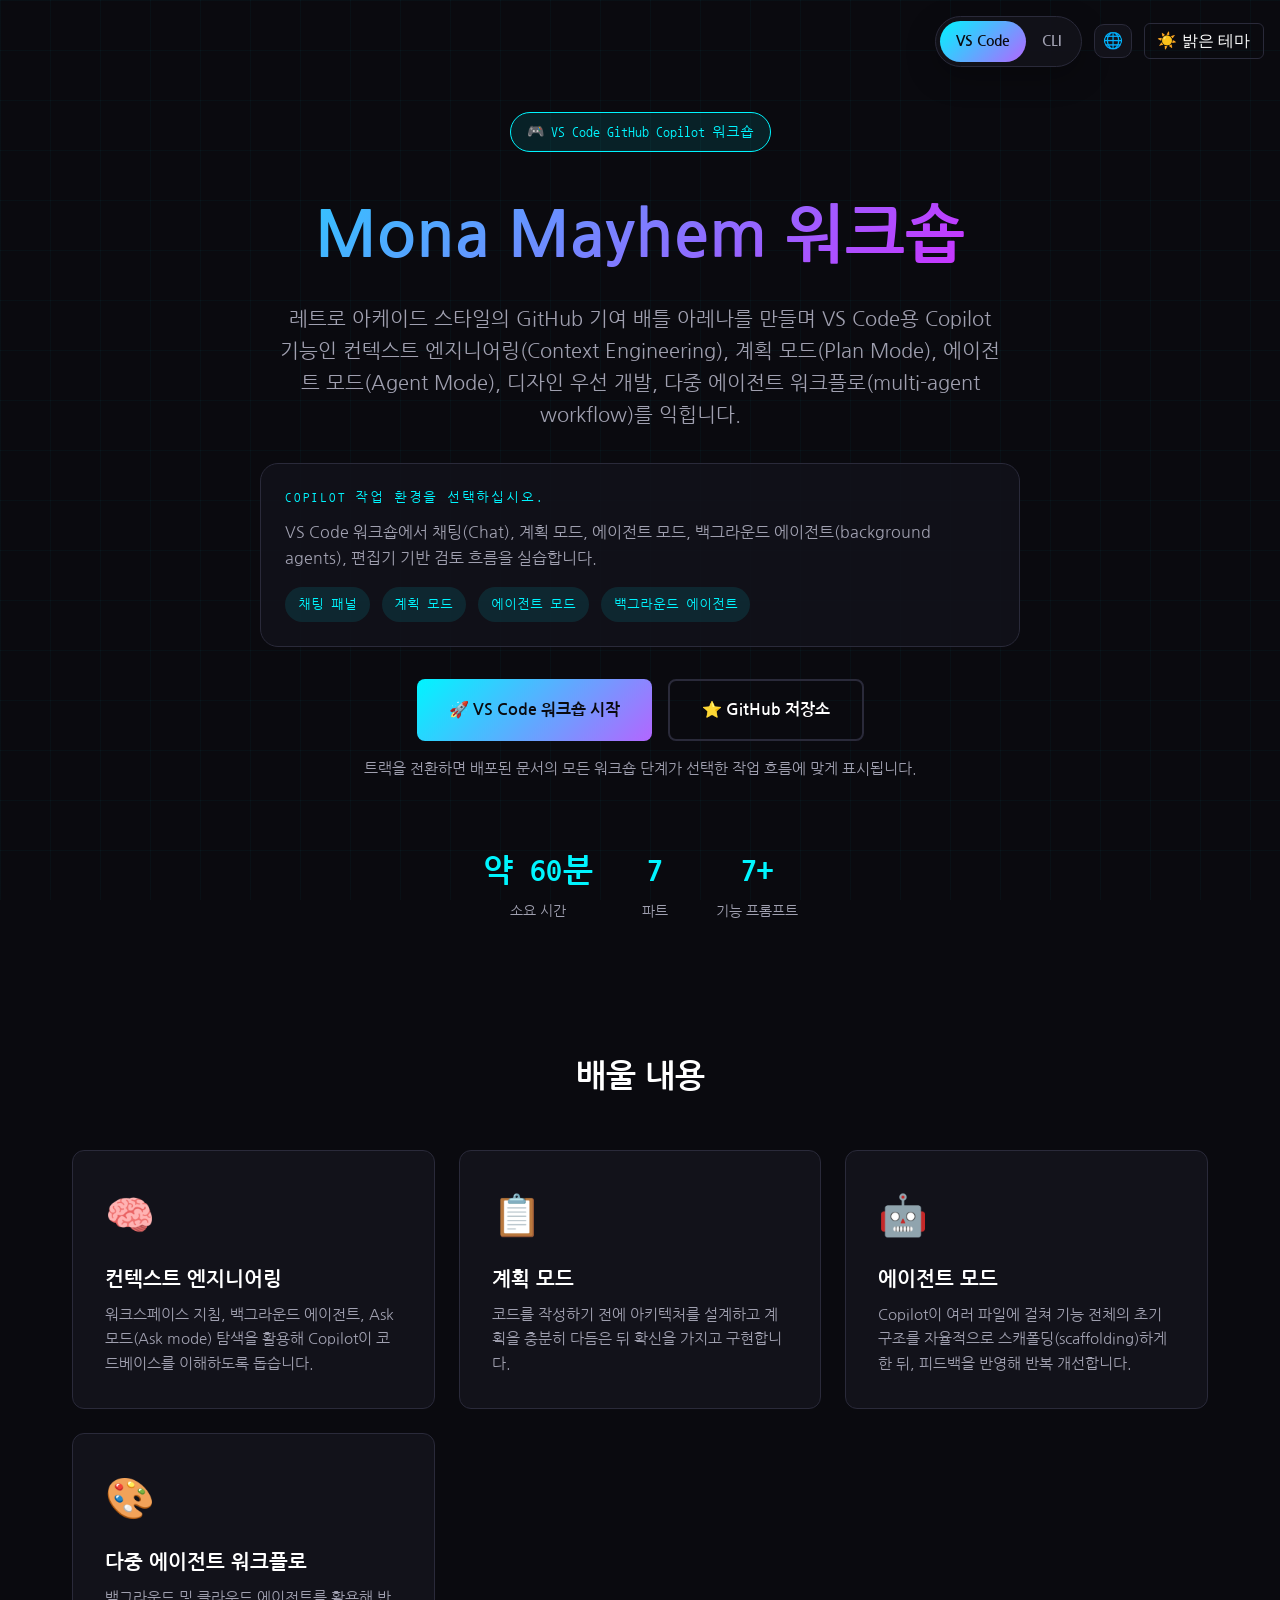
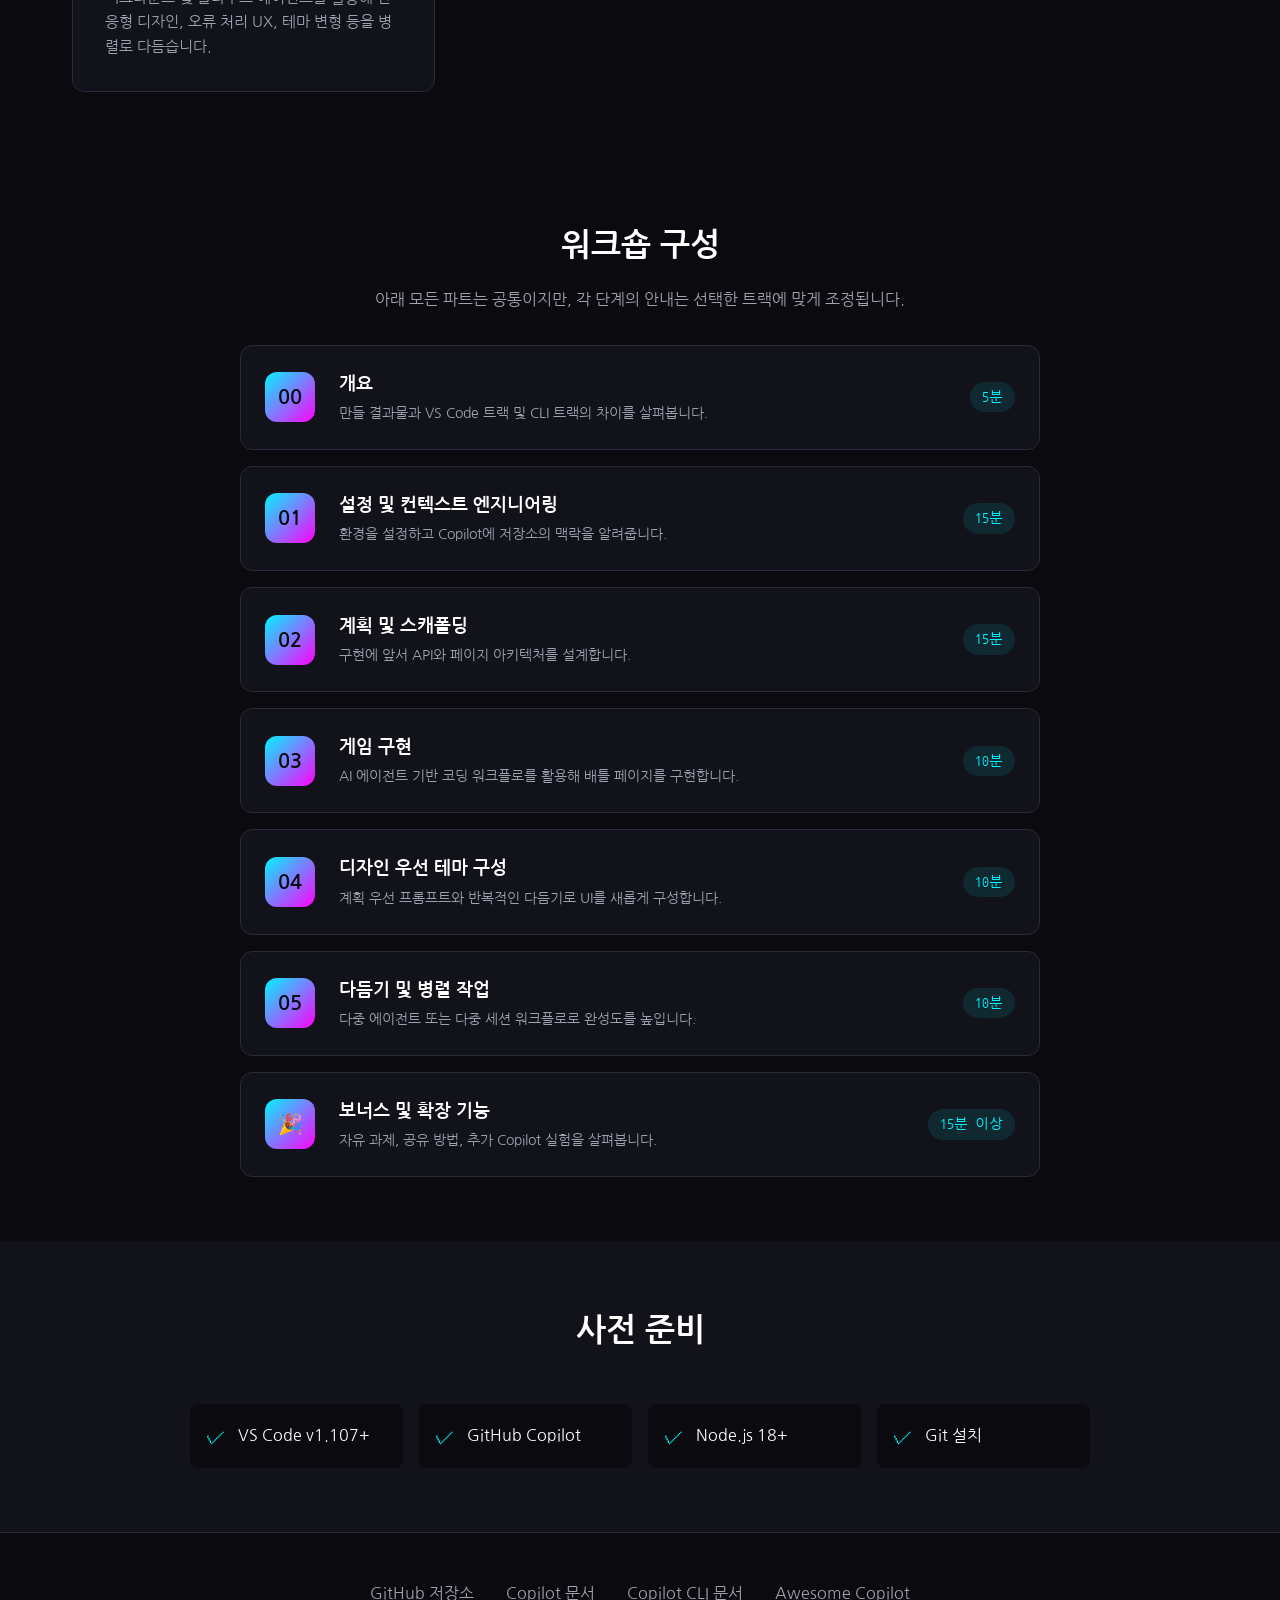
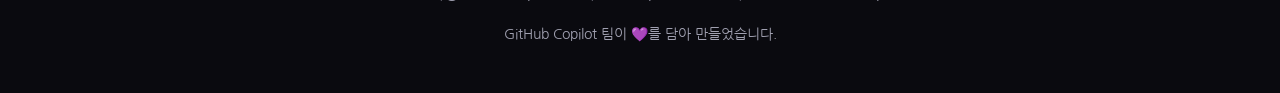
<file: docs/ko/index.html>
<!DOCTYPE html>
<html lang="ko">
<head>
    <script>
        if (!window.location.pathname.endsWith('/') && !window.location.pathname.endsWith('.html')) {
            window.location.replace(`${window.location.pathname}/${window.location.search}${window.location.hash}`);
        }
    </script>
    <!-- Google tag (gtag.js) -->
    <script async src="https://www.googletagmanager.com/gtag/js?id=G-LSC44NDPLQ"></script>
    <script>
      window.dataLayer = window.dataLayer || [];
      function gtag(){dataLayer.push(arguments);}
      gtag('js', new Date());
      gtag('config', 'G-LSC44NDPLQ');
    </script>
    <meta charset="UTF-8">
    <meta name="viewport" content="width=device-width, initial-scale=1.0">
    <title>Mona Mayhem 워크숍</title>
    <link rel="preconnect" href="https://fonts.googleapis.com">
    <link href="https://fonts.googleapis.com/css2?family=Space+Grotesk:wght@400;500;600;700&family=JetBrains+Mono:wght@400;600&family=Nanum+Gothic:wght@400;700&family=Nanum+Gothic+Coding:wght@400;700&display=swap" rel="stylesheet">
    <link rel="alternate" hreflang="en" href="https://copilot-dev-days.github.io/mona-mayhem/">
    <link rel="alternate" hreflang="pt-BR" href="https://copilot-dev-days.github.io/mona-mayhem/pt_BR/">
    <link rel="alternate" hreflang="es" href="https://copilot-dev-days.github.io/mona-mayhem/es/">
    <link rel="alternate" hreflang="x-default" href="https://copilot-dev-days.github.io/mona-mayhem/">
    <link rel="stylesheet" href="../styles.css">
    <link rel="stylesheet" href="../light-theme.css">
    <script src="../theme-toggle.js"></script>
    <style>
        body {
            font-family: "Nanum Gothic", "나눔 고딕", "나눔고딕", "Space Grotesk", sans-serif;
        }

        .hero-badge,
        .track-panel-title,
        .track-pill,
        .stat-value,
        .part-time {
            font-family: "Nanum Gothic Coding", "나눔고딕코딩", "JetBrains Mono", monospace;
        }
    </style>
    <script>
        function updateToggleIcon() {
            const btn = document.querySelector('.theme-toggle');
            if (!btn) return;
            const isLight = document.documentElement.getAttribute('data-theme') === 'light';
            btn.innerHTML = isLight ? '🌙 어두운 테마' : '☀️ 밝은 테마';
        }

        document.addEventListener('DOMContentLoaded', updateToggleIcon);
    </script>
</head>
<body>
    <div class="top-controls">
        <div class="track-toggle" role="tablist" aria-label="워크숍 트랙 전환">
            <button class="track-btn active" data-track="vscode" type="button">VS Code</button>
            <button class="track-btn" data-track="cli" type="button">CLI</button>
        </div>
        <div class="locale-picker" id="localePicker">
            <button type="button" class="locale-toggle" aria-haspopup="listbox" aria-expanded="false" aria-label="언어 선택">🌐</button>
            <ul role="listbox" aria-label="언어">
                <li role="option" data-locale="en" aria-selected="false">🇬🇧 English</li>
                <li role="option" data-locale="es" aria-selected="false">🇪🇸 Español</li>
                <li role="option" data-locale="pt-BR" aria-selected="false">🇧🇷 Português (Brasil)</li>
                <li role="option" data-locale="ko" aria-selected="true" class="active">🇰🇷 한국어</li>
            </ul>
        </div>
        <button class="theme-toggle" onclick="toggleTheme()">☀️ 밝은 테마</button>
    </div>

    <section class="hero">
        <div class="container">
            <div class="hero-badge" id="heroBadge">🎮 VS Code GitHub Copilot 워크숍</div>
            <h1>Mona Mayhem 워크숍</h1>
            <p class="hero-subtitle" id="heroSubtitle">레트로 아케이드 스타일의 GitHub 기여 배틀 아레나를 만들며 VS Code용 Copilot 기능인 컨텍스트 엔지니어링(Context Engineering), 계획 모드(Plan Mode), 에이전트 모드(Agent Mode), 디자인 우선 개발, 다중 에이전트 워크플로(multi-agent workflow)를 익힙니다.</p>
            <div class="track-panel">
                <p class="track-panel-title">Copilot 작업 환경을 선택하십시오.</p>
                <p class="track-panel-copy" id="trackCopy">VS Code 워크숍에서 채팅(Chat), 계획 모드, 에이전트 모드, 백그라운드 에이전트(background agents), 편집기 기반 검토 흐름을 실습합니다.</p>
                <div class="track-highlights" id="trackHighlights"></div>
            </div>
            <div class="hero-cta">
                <a href="step.html?step=00-overview&amp;track=vscode" class="btn btn-primary" id="startWorkshopBtn">🚀 VS Code 워크숍 시작</a>
                <a href="https://github.com/copilot-dev-days/mona-mayhem" class="btn btn-secondary" target="_blank">⭐ GitHub 저장소</a>
            </div>
            <p class="hero-note">트랙을 전환하면 배포된 문서의 모든 워크숍 단계가 선택한 작업 흐름에 맞게 표시됩니다.</p>
            <div class="stats">
                <div class="stat">
                    <div class="stat-value">약 60분</div>
                    <div class="stat-label">소요 시간</div>
                </div>
                <div class="stat">
                    <div class="stat-value">7</div>
                    <div class="stat-label">파트</div>
                </div>
                <div class="stat">
                    <div class="stat-value">7+</div>
                    <div class="stat-label">기능 프롬프트</div>
                </div>
            </div>
        </div>
    </section>

    <section class="features">
        <div class="container">
            <h2 class="section-title">배울 내용</h2>
            <div class="features-grid">
                <div class="feature-card">
                    <div class="feature-icon" id="feature1Icon">🧠</div>
                    <h3 id="feature1Title">컨텍스트 엔지니어링</h3>
                    <p id="feature1Copy">워크스페이스 지침, 백그라운드 에이전트, Ask 모드(Ask mode) 탐색을 활용해 Copilot이 코드베이스를 이해하도록 돕습니다.</p>
                </div>
                <div class="feature-card">
                    <div class="feature-icon" id="feature2Icon">📋</div>
                    <h3 id="feature2Title">계획 모드</h3>
                    <p id="feature2Copy">코드를 작성하기 전에 아키텍처를 설계하고 계획을 충분히 다듬은 뒤 확신을 가지고 구현합니다.</p>
                </div>
                <div class="feature-card">
                    <div class="feature-icon" id="feature3Icon">🤖</div>
                    <h3 id="feature3Title">에이전트 모드</h3>
                    <p id="feature3Copy">Copilot이 여러 파일에 걸쳐 기능 전체의 초기 구조를 자율적으로 스캐폴딩(scaffolding)하게 한 뒤, 피드백을 반영해 반복 개선합니다.</p>
                </div>
                <div class="feature-card">
                    <div class="feature-icon" id="feature4Icon">🎨</div>
                    <h3 id="feature4Title">다중 에이전트 워크플로</h3>
                    <p id="feature4Copy">백그라운드 및 클라우드 에이전트를 활용해 반응형 디자인, 오류 처리 UX, 테마 변형 등을 병렬로 다듬습니다.</p>
                </div>
            </div>
        </div>
    </section>

    <section class="workshop">
        <div class="container">
            <h2 class="section-title">워크숍 구성</h2>
            <p class="section-copy">아래 모든 파트는 공통이지만, 각 단계의 안내는 선택한 트랙에 맞게 조정됩니다.</p>
            <div class="parts-list">
                <a href="step.html?step=00-overview&amp;track=vscode" class="part-card" data-step="00-overview">
                    <div class="part-number">00</div>
                    <div class="part-content">
                        <h3>개요</h3>
                        <p>만들 결과물과 VS Code 트랙 및 CLI 트랙의 차이를 살펴봅니다.</p>
                    </div>
                    <span class="part-time">5분</span>
                </a>
                <a href="step.html?step=01-setup&amp;track=vscode" class="part-card" data-step="01-setup">
                    <div class="part-number">01</div>
                    <div class="part-content">
                        <h3>설정 및 컨텍스트 엔지니어링</h3>
                        <p>환경을 설정하고 Copilot에 저장소의 맥락을 알려줍니다.</p>
                    </div>
                    <span class="part-time">15분</span>
                </a>
                <a href="step.html?step=02-plan-and-scaffold&amp;track=vscode" class="part-card" data-step="02-plan-and-scaffold">
                    <div class="part-number">02</div>
                    <div class="part-content">
                        <h3>계획 및 스캐폴딩</h3>
                        <p>구현에 앞서 API와 페이지 아키텍처를 설계합니다.</p>
                    </div>
                    <span class="part-time">15분</span>
                </a>
                <a href="step.html?step=03-agent-mode&amp;track=vscode" class="part-card" data-step="03-agent-mode">
                    <div class="part-number">03</div>
                    <div class="part-content">
                        <h3>게임 구현</h3>
                        <p>AI 에이전트 기반 코딩 워크플로를 활용해 배틀 페이지를 구현합니다.</p>
                    </div>
                    <span class="part-time">10분</span>
                </a>
                <a href="step.html?step=04-design-vibes&amp;track=vscode" class="part-card" data-step="04-design-vibes">
                    <div class="part-number">04</div>
                    <div class="part-content">
                        <h3>디자인 우선 테마 구성</h3>
                        <p>계획 우선 프롬프트와 반복적인 다듬기로 UI를 새롭게 구성합니다.</p>
                    </div>
                    <span class="part-time">10분</span>
                </a>
                <a href="step.html?step=05-polish&amp;track=vscode" class="part-card" data-step="05-polish">
                    <div class="part-number">05</div>
                    <div class="part-content">
                        <h3>다듬기 및 병렬 작업</h3>
                        <p>다중 에이전트 또는 다중 세션 워크플로로 완성도를 높입니다.</p>
                    </div>
                    <span class="part-time">10분</span>
                </a>
                <a href="step.html?step=06-bonus&amp;track=vscode" class="part-card" data-step="06-bonus">
                    <div class="part-number">🎉</div>
                    <div class="part-content">
                        <h3>보너스 및 확장 기능</h3>
                        <p>자유 과제, 공유 방법, 추가 Copilot 실험을 살펴봅니다.</p>
                    </div>
                    <span class="part-time">15분 이상</span>
                </a>
            </div>
        </div>
    </section>

    <section class="prereqs">
        <div class="container">
            <h2 class="section-title">사전 준비</h2>
            <div class="prereqs-grid" id="prereqsGrid"></div>
        </div>
    </section>

    <footer>
        <div class="container">
            <div class="footer-links">
                <a href="https://github.com/copilot-dev-days/mona-mayhem" target="_blank">GitHub 저장소</a>
                <a href="https://docs.github.com/en/copilot" target="_blank">Copilot 문서</a>
                <a href="https://docs.github.com/en/copilot/how-tos/copilot-cli" target="_blank">Copilot CLI 문서</a>
                <a href="https://github.com/github/awesome-copilot" target="_blank">Awesome Copilot</a>
            </div>
            <p class="footer-credit">GitHub Copilot 팀이 💜를 담아 만들었습니다.</p>
        </div>
    </footer>

    <script>
        const TRACK_STORAGE_KEY = 'monaMayhemWorkshopTrack';
        const tracks = {
            vscode: {
                label: 'VS Code',
                badge: '🎮 VS Code GitHub Copilot 워크숍',
                subtitle: '레트로 아케이드 스타일의 GitHub 기여 배틀 아레나를 만들며 VS Code용 Copilot 기능인 컨텍스트 엔지니어링(Context Engineering), 계획 모드(Plan Mode), 에이전트 모드(Agent Mode), 디자인 우선 개발, 다중 에이전트 워크플로(multi-agent workflow)를 익힙니다.',
                copy: 'VS Code 워크숍에서 채팅(Chat), 계획 모드, 에이전트 모드, 백그라운드 에이전트(background agents), 편집기 기반 검토 흐름을 실습합니다.',
                highlights: ['채팅 패널', '계획 모드', '에이전트 모드', '백그라운드 에이전트'],
                prerequisites: ['VS Code v1.107+', 'GitHub Copilot', 'Node.js 18+', 'Git 설치'],
                features: [
                    { icon: '🧠', title: '컨텍스트 엔지니어링', copy: '워크스페이스 지침, 백그라운드 에이전트, Ask 모드(Ask mode) 탐색을 활용해 Copilot이 코드베이스를 이해하도록 돕습니다.' },
                    { icon: '📋', title: '계획 모드', copy: '코드를 작성하기 전에 아키텍처를 설계하고 계획을 충분히 다듬은 뒤 확신을 가지고 구현합니다.' },
                    { icon: '🤖', title: '에이전트 모드', copy: 'Copilot이 여러 파일에 걸쳐 기능 전체의 초기 구조를 자율적으로 스캐폴딩(scaffolding)하게 한 뒤, 피드백을 반영해 반복 개선합니다.' },
                    { icon: '🎨', title: '다중 에이전트 워크플로', copy: '백그라운드 및 클라우드 에이전트를 활용해 반응형 디자인, 오류 처리 UX, 테마 변형 등을 병렬로 다듬습니다.' }
                ]
            },
            cli: {
                label: 'CLI',
                badge: '💻 GitHub Copilot CLI 워크숍',
                subtitle: '터미널에 최적화된 Copilot 워크플로를 익히며 동일한 레트로 아케이드 앱을 만듭니다. 사용자 지정 지침, /plan, 자율 편집, /fleet 병렬 작업, /delegate, /review를 다룹니다.',
                copy: 'CLI 워크숍에서는 터미널에서 계획, 코딩, 검토를 진행하고 에이전트 명령으로 작업을 병렬화합니다.',
                highlights: ['copilot', '/plan', '/fleet', '/delegate', '/review'],
                prerequisites: ['CLI를 사용할 수 있는 GitHub Copilot 플랜', 'npm(Node.js 22+ 필요), Homebrew 또는 WinGet으로 설치한 Copilot CLI', 'Git 설치', '원하는 터미널 또는 셸'],
                features: [
                    { icon: '🛠️', title: '사용자 지정 지침 및 권한', copy: '저장소 지침을 초기화하고 허용 목록을 조정한 뒤 Copilot에 필요한 맥락과 도구를 정확히 제공합니다.' },
                    { icon: '📋', title: '계획 및 오토파일럿(Autopilot)', copy: '먼저 /plan 또는 Shift+Tab으로 계획을 작성한 다음 승인을 받아 Copilot이 구현하도록 합니다.' },
                    { icon: '⚡', title: 'CLI 병렬 워크플로', copy: '/fleet으로 하위 에이전트(subagent)에 작업을 분담하고 diff를 검토하는 동안 작업 흐름을 유지합니다.' },
                    { icon: '🔍', title: '위임 및 검토', copy: '선택적 작업을 /delegate로 위임하고 워크숍을 마치기 전에 /review를 실행합니다.' }
                ]
            }
        };

        function normalizeTrack(track) {
            return track === 'cli' ? 'cli' : 'vscode';
        }

        function getInitialTrack() {
            const params = new URLSearchParams(window.location.search);
            const fromUrl = params.get('track');
            if (fromUrl === 'vscode' || fromUrl === 'cli') {
                return fromUrl;
            }

            try {
                return normalizeTrack(localStorage.getItem(TRACK_STORAGE_KEY));
            } catch (error) {
                console.warn('Unable to read saved workshop track preference.', error);
                return 'vscode';
            }
        }

        function persistTrack(track) {
            try {
                localStorage.setItem(TRACK_STORAGE_KEY, track);
            } catch (error) {
                console.warn('Unable to persist workshop track preference.', error);
            }
        }

        function buildStepUrl(stepId, track) {
            return `step.html?step=${stepId}&track=${track}`;
        }

        function updateQueryString(track) {
            const url = new URL(window.location.href);
            url.searchParams.set('track', track);
            window.history.replaceState({}, '', url);
        }

        function updateTrackButtons(track) {
            document.querySelectorAll('.track-btn').forEach((button) => {
                const isActive = button.dataset.track === track;
                button.classList.toggle('active', isActive);
                button.setAttribute('aria-pressed', String(isActive));
            });
        }

        function updateHighlights(highlights) {
            const container = document.getElementById('trackHighlights');
            container.innerHTML = highlights.map((item) => `<span class="track-pill">${item}</span>`).join('');
        }

        function updatePrereqs(items) {
            const grid = document.getElementById('prereqsGrid');
            grid.innerHTML = items.map((item) => `
                <div class="prereq-item">
                    <span class="prereq-check">✓</span>
                    <span>${item}</span>
                </div>
            `).join('');
        }

        function updateFeatures(features) {
            features.forEach((feature, index) => {
                const cardIndex = index + 1;
                document.getElementById(`feature${cardIndex}Icon`).textContent = feature.icon;
                document.getElementById(`feature${cardIndex}Title`).textContent = feature.title;
                document.getElementById(`feature${cardIndex}Copy`).textContent = feature.copy;
            });
        }

        function updateLinks(track) {
            document.getElementById('startWorkshopBtn').href = buildStepUrl('00-overview', track);
            document.getElementById('startWorkshopBtn').textContent = `🚀 ${tracks[track].label} 워크숍 시작`;
            document.querySelectorAll('[data-step]').forEach((link) => {
                link.href = buildStepUrl(link.dataset.step, track);
            });
        }

        function renderTrack(track) {
            const content = tracks[track];
            document.getElementById('heroBadge').textContent = content.badge;
            document.getElementById('heroSubtitle').textContent = content.subtitle;
            document.getElementById('trackCopy').textContent = content.copy;
            updateHighlights(content.highlights);
            updatePrereqs(content.prerequisites);
            updateFeatures(content.features);
            updateLinks(track);
            updateTrackButtons(track);
            document.body.dataset.track = track;
        }

        function setTrack(track) {
            const normalizedTrack = normalizeTrack(track);
            persistTrack(normalizedTrack);
            updateQueryString(normalizedTrack);
            renderTrack(normalizedTrack);
        }

        document.querySelectorAll('.track-btn').forEach((button) => {
            button.addEventListener('click', () => setTrack(button.dataset.track));
        });

        renderTrack(getInitialTrack());
    </script>

    <script>
    (function(){
      var match=location.pathname.match(/\/(pt_BR|es|ko)\//);
      var locale=match?match[1]:'en';
      var picker=document.getElementById('localePicker');
      if(!picker)return;
      var btn=picker.querySelector('.locale-toggle'),list=picker.querySelector('ul');
      list.querySelectorAll('li').forEach(function(li){
        var l=li.dataset.locale==='pt-BR'?'pt_BR':li.dataset.locale;
        if(l===locale){li.classList.add('active');li.setAttribute('aria-selected','true');}
        else{li.classList.remove('active');li.setAttribute('aria-selected','false');}
      });
      function open(){list.style.display='block';btn.setAttribute('aria-expanded','true');}
      function close(){list.style.display='none';btn.setAttribute('aria-expanded','false');}
      btn.addEventListener('click',function(e){e.stopPropagation();list.style.display==='block'?close():open();});
      document.addEventListener('click',close);
      document.addEventListener('keydown',function(e){if(e.key==='Escape')close();});
      list.querySelectorAll('li').forEach(function(li){
        li.addEventListener('click',function(e){
          e.stopPropagation();
          var t=li.dataset.locale==='pt-BR'?'pt_BR':li.dataset.locale;
          if(t===locale){close();return;}
          var p=location.pathname;
          if(locale!=='en')p=p.replace(new RegExp('/'+locale+'/'),'/');
          if(t!=='en'){var base=p.replace(/\/index\.html$/,'/');if(!base.endsWith('/'))base+='/';p=base+t+'/';}
          localStorage.setItem('preferred-locale',t);
          window.location.href=p+location.search+location.hash;
        });
      });
    })();
    </script>
</body>
</html>
</file>
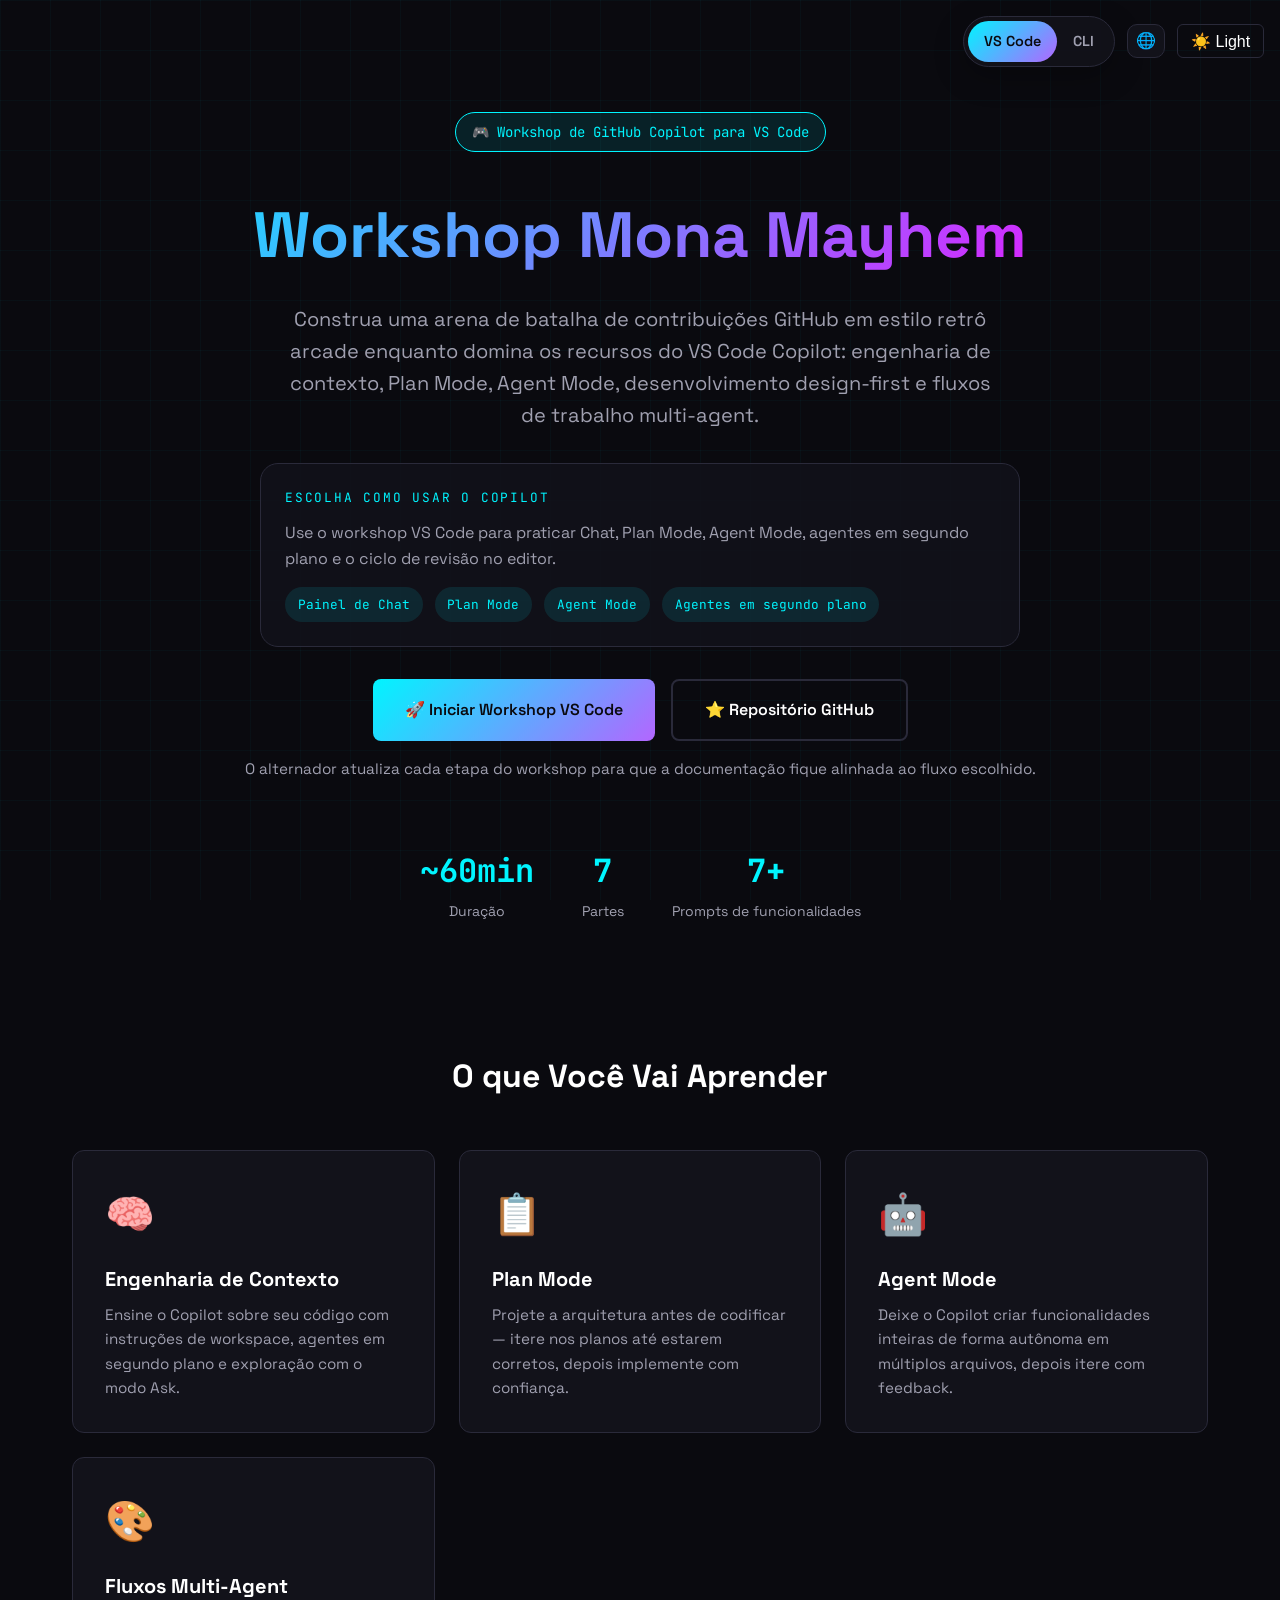
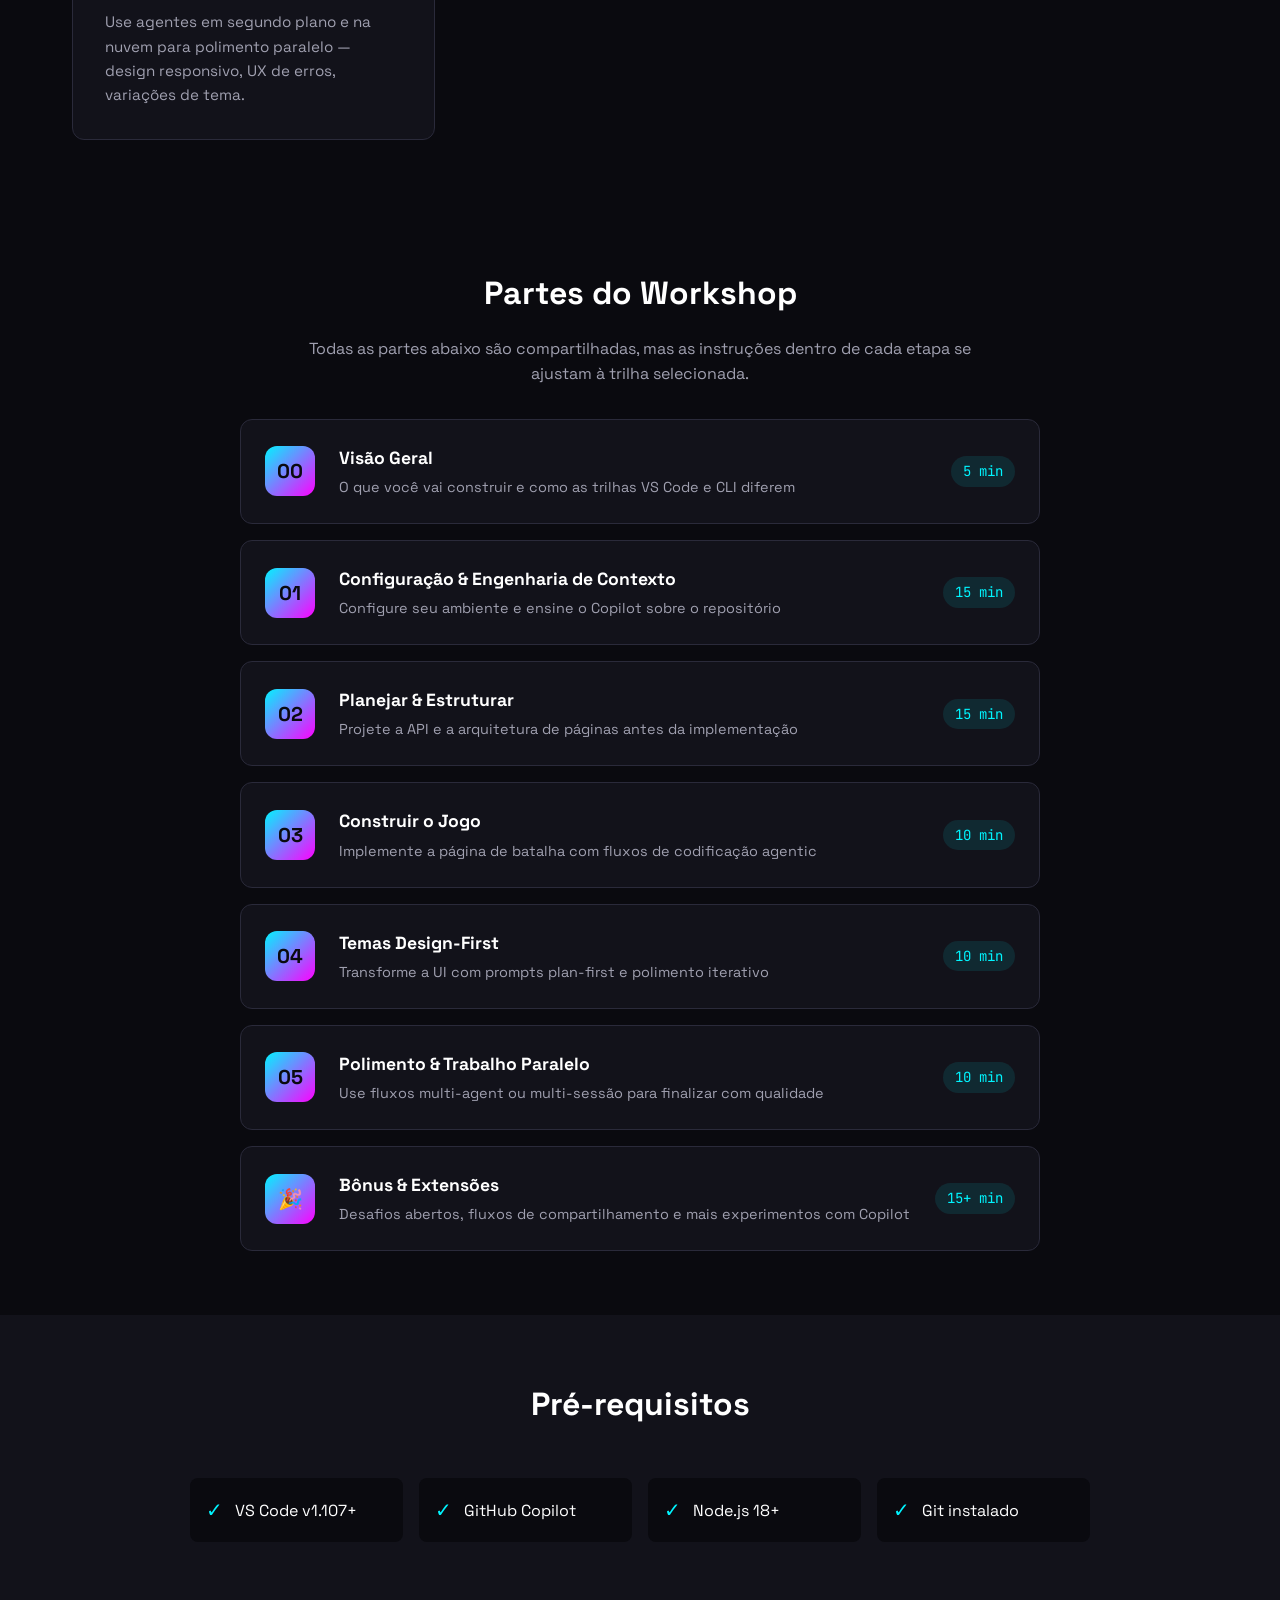
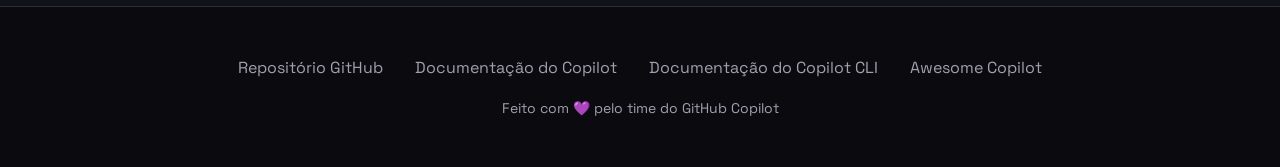
<file: docs/pt_BR/index.html>
<!DOCTYPE html>
<html lang="pt-BR">
<head>
    <script>
        if (!window.location.pathname.endsWith('/') && !window.location.pathname.endsWith('.html')) {
            window.location.replace(`${window.location.pathname}/${window.location.search}${window.location.hash}`);
        }
    </script>
    <!-- Google tag (gtag.js) -->
    <script async src="https://www.googletagmanager.com/gtag/js?id=G-LSC44NDPLQ"></script>
    <script>
      window.dataLayer = window.dataLayer || [];
      function gtag(){dataLayer.push(arguments);}
      gtag('js', new Date());
      gtag('config', 'G-LSC44NDPLQ');
    </script>
    <meta charset="UTF-8">
    <meta name="viewport" content="width=device-width, initial-scale=1.0">
    <title>Workshop Mona Mayhem</title>
    <link rel="preconnect" href="https://fonts.googleapis.com">
    <link href="https://fonts.googleapis.com/css2?family=Space+Grotesk:wght@400;500;600;700&family=JetBrains+Mono:wght@400;600&display=swap" rel="stylesheet">
    <link rel="alternate" hreflang="en" href="https://copilot-dev-days.github.io/mona-mayhem/">
    <link rel="alternate" hreflang="pt-BR" href="https://copilot-dev-days.github.io/mona-mayhem/pt_BR/">
    <link rel="alternate" hreflang="es" href="https://copilot-dev-days.github.io/mona-mayhem/es/">
    <link rel="alternate" hreflang="x-default" href="https://copilot-dev-days.github.io/mona-mayhem/">
    <link rel="stylesheet" href="../styles.css">
    <link rel="stylesheet" href="../light-theme.css">
    <script src="../theme-toggle.js"></script>
</head>
<body>
    <div class="top-controls">
        <div class="track-toggle" role="tablist" aria-label="Alternar trilha do workshop">
            <button class="track-btn active" data-track="vscode" type="button">VS Code</button>
            <button class="track-btn" data-track="cli" type="button">CLI</button>
        </div>
        <div class="locale-picker" id="localePicker">
            <button type="button" class="locale-toggle" aria-haspopup="listbox" aria-expanded="false" aria-label="Selecionar idioma">🌐</button>
            <ul role="listbox" aria-label="Idioma">
                <li role="option" data-locale="en" aria-selected="false">🇬🇧 English</li>
                <li role="option" data-locale="es" aria-selected="false">🇪🇸 Español</li>
                <li role="option" data-locale="pt-BR" aria-selected="true" class="active">🇧🇷 Português (Brasil)</li>
                <li role="option" data-locale="ko" aria-selected="false">🇰🇷 한국어</li>
            </ul>
        </div>
        <button class="theme-toggle" onclick="toggleTheme()">☀️ Claro</button>
    </div>

    <section class="hero">
        <div class="container">
            <div class="hero-badge" id="heroBadge">🎮 Workshop de GitHub Copilot para VS Code</div>
            <h1>Workshop Mona Mayhem</h1>
            <p class="hero-subtitle" id="heroSubtitle">Construa uma arena de batalha de contribuições GitHub em estilo retrô arcade enquanto domina os recursos do VS Code Copilot: engenharia de contexto, Plan Mode, Agent Mode, desenvolvimento design-first e fluxos de trabalho multi-agent.</p>
            <div class="track-panel">
                <p class="track-panel-title">Escolha como usar o Copilot</p>
                <p class="track-panel-copy" id="trackCopy">Use o workshop VS Code para praticar Chat, Plan Mode, Agent Mode, agentes em segundo plano e o ciclo de revisão no editor.</p>
                <div class="track-highlights" id="trackHighlights"></div>
            </div>
            <div class="hero-cta">
                <a href="step.html?step=00-overview&amp;track=vscode" class="btn btn-primary" id="startWorkshopBtn">🚀 Iniciar Workshop VS Code</a>
                <a href="https://github.com/copilot-dev-days/mona-mayhem" class="btn btn-secondary" target="_blank">⭐ Repositório GitHub</a>
            </div>
            <p class="hero-note">O alternador atualiza cada etapa do workshop para que a documentação fique alinhada ao fluxo escolhido.</p>
            <div class="stats">
                <div class="stat">
                    <div class="stat-value">~60min</div>
                    <div class="stat-label">Duração</div>
                </div>
                <div class="stat">
                    <div class="stat-value">7</div>
                    <div class="stat-label">Partes</div>
                </div>
                <div class="stat">
                    <div class="stat-value">7+</div>
                    <div class="stat-label">Prompts de funcionalidades</div>
                </div>
            </div>
        </div>
    </section>

    <section class="features">
        <div class="container">
            <h2 class="section-title">O que Você Vai Aprender</h2>
            <div class="features-grid">
                <div class="feature-card">
                    <div class="feature-icon" id="feature1Icon">🧠</div>
                    <h3 id="feature1Title">Engenharia de Contexto</h3>
                    <p id="feature1Copy">Ensine o Copilot sobre seu código com instruções de workspace, agentes em segundo plano e exploração com o modo Ask.</p>
                </div>
                <div class="feature-card">
                    <div class="feature-icon" id="feature2Icon">📋</div>
                    <h3 id="feature2Title">Plan Mode</h3>
                    <p id="feature2Copy">Projete a arquitetura antes de codificar — itere nos planos até estarem corretos, depois implemente com confiança.</p>
                </div>
                <div class="feature-card">
                    <div class="feature-icon" id="feature3Icon">🤖</div>
                    <h3 id="feature3Title">Agent Mode</h3>
                    <p id="feature3Copy">Deixe o Copilot criar funcionalidades inteiras de forma autônoma em múltiplos arquivos, depois itere com feedback.</p>
                </div>
                <div class="feature-card">
                    <div class="feature-icon" id="feature4Icon">🎨</div>
                    <h3 id="feature4Title">Fluxos Multi-Agent</h3>
                    <p id="feature4Copy">Use agentes em segundo plano e na nuvem para polimento paralelo — design responsivo, UX de erros, variações de tema.</p>
                </div>
            </div>
        </div>
    </section>

    <section class="workshop">
        <div class="container">
            <h2 class="section-title">Partes do Workshop</h2>
            <p class="section-copy">Todas as partes abaixo são compartilhadas, mas as instruções dentro de cada etapa se ajustam à trilha selecionada.</p>
            <div class="parts-list">
                <a href="step.html?step=00-overview&amp;track=vscode" class="part-card" data-step="00-overview">
                    <div class="part-number">00</div>
                    <div class="part-content">
                        <h3>Visão Geral</h3>
                        <p>O que você vai construir e como as trilhas VS Code e CLI diferem</p>
                    </div>
                    <span class="part-time">5 min</span>
                </a>
                <a href="step.html?step=01-setup&amp;track=vscode" class="part-card" data-step="01-setup">
                    <div class="part-number">01</div>
                    <div class="part-content">
                        <h3>Configuração &amp; Engenharia de Contexto</h3>
                        <p>Configure seu ambiente e ensine o Copilot sobre o repositório</p>
                    </div>
                    <span class="part-time">15 min</span>
                </a>
                <a href="step.html?step=02-plan-and-scaffold&amp;track=vscode" class="part-card" data-step="02-plan-and-scaffold">
                    <div class="part-number">02</div>
                    <div class="part-content">
                        <h3>Planejar &amp; Estruturar</h3>
                        <p>Projete a API e a arquitetura de páginas antes da implementação</p>
                    </div>
                    <span class="part-time">15 min</span>
                </a>
                <a href="step.html?step=03-agent-mode&amp;track=vscode" class="part-card" data-step="03-agent-mode">
                    <div class="part-number">03</div>
                    <div class="part-content">
                        <h3>Construir o Jogo</h3>
                        <p>Implemente a página de batalha com fluxos de codificação agentic</p>
                    </div>
                    <span class="part-time">10 min</span>
                </a>
                <a href="step.html?step=04-design-vibes&amp;track=vscode" class="part-card" data-step="04-design-vibes">
                    <div class="part-number">04</div>
                    <div class="part-content">
                        <h3>Temas Design-First</h3>
                        <p>Transforme a UI com prompts plan-first e polimento iterativo</p>
                    </div>
                    <span class="part-time">10 min</span>
                </a>
                <a href="step.html?step=05-polish&amp;track=vscode" class="part-card" data-step="05-polish">
                    <div class="part-number">05</div>
                    <div class="part-content">
                        <h3>Polimento &amp; Trabalho Paralelo</h3>
                        <p>Use fluxos multi-agent ou multi-sessão para finalizar com qualidade</p>
                    </div>
                    <span class="part-time">10 min</span>
                </a>
                <a href="step.html?step=06-bonus&amp;track=vscode" class="part-card" data-step="06-bonus">
                    <div class="part-number">🎉</div>
                    <div class="part-content">
                        <h3>Bônus &amp; Extensões</h3>
                        <p>Desafios abertos, fluxos de compartilhamento e mais experimentos com Copilot</p>
                    </div>
                    <span class="part-time">15+ min</span>
                </a>
            </div>
        </div>
    </section>

    <section class="prereqs">
        <div class="container">
            <h2 class="section-title">Pré-requisitos</h2>
            <div class="prereqs-grid" id="prereqsGrid"></div>
        </div>
    </section>

    <footer>
        <div class="container">
            <div class="footer-links">
                <a href="https://github.com/copilot-dev-days/mona-mayhem" target="_blank">Repositório GitHub</a>
                <a href="https://docs.github.com/en/copilot" target="_blank">Documentação do Copilot</a>
                <a href="https://docs.github.com/en/copilot/how-tos/copilot-cli" target="_blank">Documentação do Copilot CLI</a>
                <a href="https://github.com/github/awesome-copilot" target="_blank">Awesome Copilot</a>
            </div>
            <p class="footer-credit">Feito com 💜 pelo time do GitHub Copilot</p>
        </div>
    </footer>

    <script>
        const TRACK_STORAGE_KEY = 'monaMayhemWorkshopTrack';
        const tracks = {
            vscode: {
                label: 'VS Code',
                badge: '🎮 Workshop de GitHub Copilot para VS Code',
                subtitle: 'Construa uma arena de batalha de contribuições GitHub em estilo retrô arcade enquanto domina os recursos do VS Code Copilot: engenharia de contexto, Plan Mode, Agent Mode, desenvolvimento design-first e fluxos de trabalho multi-agent.',
                copy: 'Use o workshop VS Code para praticar Chat, Plan Mode, Agent Mode, agentes em segundo plano e o ciclo de revisão no editor.',
                highlights: ['Painel de Chat', 'Plan Mode', 'Agent Mode', 'Agentes em segundo plano'],
                prerequisites: ['VS Code v1.107+', 'GitHub Copilot', 'Node.js 18+', 'Git instalado'],
                features: [
                    { icon: '🧠', title: 'Engenharia de Contexto', copy: 'Ensine o Copilot sobre seu código com instruções de workspace, agentes em segundo plano e exploração com o modo Ask.' },
                    { icon: '📋', title: 'Plan Mode', copy: 'Projete a arquitetura antes de codificar — itere nos planos até estarem corretos, depois implemente com confiança.' },
                    { icon: '🤖', title: 'Agent Mode', copy: 'Deixe o Copilot criar funcionalidades inteiras de forma autônoma em múltiplos arquivos, depois itere com feedback.' },
                    { icon: '🎨', title: 'Fluxos Multi-Agent', copy: 'Use agentes em segundo plano e na nuvem para polimento paralelo — design responsivo, UX de erros, variações de tema.' }
                ]
            },
            cli: {
                label: 'CLI',
                badge: '💻 Workshop de GitHub Copilot CLI',
                subtitle: 'Construa o mesmo app retrô arcade enquanto aprende fluxos de trabalho nativos do terminal com Copilot: instruções personalizadas, /plan, edições autônomas, paralelismo com /fleet, /delegate e /review.',
                copy: 'Use o workshop CLI para ficar no terminal enquanto planeja, codifica, revisa e paraleliza trabalho com comandos agentic.',
                highlights: ['copilot', '/plan', '/fleet', '/delegate', '/review'],
                prerequisites: ['Plano GitHub Copilot com acesso CLI', 'Copilot CLI instalado via npm (requer Node.js 22+), Homebrew ou WinGet', 'Git instalado', 'Terminal ou shell de sua preferência'],
                features: [
                    { icon: '🛠️', title: 'Instruções & Permissões Personalizadas', copy: 'Inicialize instruções do repositório, ajuste allowlists e dê ao Copilot exatamente o contexto e as ferramentas necessárias.' },
                    { icon: '📋', title: 'Planejamento e Autopilot', copy: 'Use /plan ou Shift+Tab para criar um plano primeiro, depois deixe o Copilot implementar com sua aprovação.' },
                    { icon: '⚡', title: 'Fluxos Paralelos no CLI', copy: 'Use /fleet para dividir trabalho entre subagentes e manter o ritmo enquanto revisa os diffs.' },
                    { icon: '🔍', title: 'Delegar e revisar', copy: 'Delegue trabalho opcional com /delegate e execute /review antes de finalizar o workshop.' }
                ]
            }
        };

        function normalizeTrack(track) {
            return track === 'cli' ? 'cli' : 'vscode';
        }

        function getInitialTrack() {
            const params = new URLSearchParams(window.location.search);
            const fromUrl = params.get('track');
            if (fromUrl === 'vscode' || fromUrl === 'cli') {
                return fromUrl;
            }

            try {
                return normalizeTrack(localStorage.getItem(TRACK_STORAGE_KEY));
            } catch (error) {
                console.warn('Unable to read saved workshop track preference.', error);
                return 'vscode';
            }
        }

        function persistTrack(track) {
            try {
                localStorage.setItem(TRACK_STORAGE_KEY, track);
            } catch (error) {
                console.warn('Unable to persist workshop track preference.', error);
            }
        }

        function buildStepUrl(stepId, track) {
            return `step.html?step=${stepId}&track=${track}`;
        }

        function updateQueryString(track) {
            const url = new URL(window.location.href);
            url.searchParams.set('track', track);
            window.history.replaceState({}, '', url);
        }

        function updateTrackButtons(track) {
            document.querySelectorAll('.track-btn').forEach((button) => {
                const isActive = button.dataset.track === track;
                button.classList.toggle('active', isActive);
                button.setAttribute('aria-pressed', String(isActive));
            });
        }

        function updateHighlights(highlights) {
            const container = document.getElementById('trackHighlights');
            container.innerHTML = highlights.map((item) => `<span class="track-pill">${item}</span>`).join('');
        }

        function updatePrereqs(items) {
            const grid = document.getElementById('prereqsGrid');
            grid.innerHTML = items.map((item) => `
                <div class="prereq-item">
                    <span class="prereq-check">✓</span>
                    <span>${item}</span>
                </div>
            `).join('');
        }

        function updateFeatures(features) {
            features.forEach((feature, index) => {
                const cardIndex = index + 1;
                document.getElementById(`feature${cardIndex}Icon`).textContent = feature.icon;
                document.getElementById(`feature${cardIndex}Title`).textContent = feature.title;
                document.getElementById(`feature${cardIndex}Copy`).textContent = feature.copy;
            });
        }

        function updateLinks(track) {
            document.getElementById('startWorkshopBtn').href = buildStepUrl('00-overview', track);
            document.getElementById('startWorkshopBtn').textContent = `🚀 Iniciar Workshop ${tracks[track].label}`;
            document.querySelectorAll('[data-step]').forEach((link) => {
                link.href = buildStepUrl(link.dataset.step, track);
            });
        }

        function renderTrack(track) {
            const content = tracks[track];
            document.getElementById('heroBadge').textContent = content.badge;
            document.getElementById('heroSubtitle').textContent = content.subtitle;
            document.getElementById('trackCopy').textContent = content.copy;
            updateHighlights(content.highlights);
            updatePrereqs(content.prerequisites);
            updateFeatures(content.features);
            updateLinks(track);
            updateTrackButtons(track);
            document.body.dataset.track = track;
        }

        function setTrack(track) {
            const normalizedTrack = normalizeTrack(track);
            persistTrack(normalizedTrack);
            updateQueryString(normalizedTrack);
            renderTrack(normalizedTrack);
        }

        document.querySelectorAll('.track-btn').forEach((button) => {
            button.addEventListener('click', () => setTrack(button.dataset.track));
        });

        renderTrack(getInitialTrack());
    </script>

    <script>
    (function(){
      var match=location.pathname.match(/\/(pt_BR|es|ko)\//);
      var locale=match?match[1]:'en';
      var picker=document.getElementById('localePicker');
      if(!picker)return;
      var btn=picker.querySelector('.locale-toggle'),list=picker.querySelector('ul');
      list.querySelectorAll('li').forEach(function(li){
        var l=li.dataset.locale==='pt-BR'?'pt_BR':li.dataset.locale;
        if(l===locale){li.classList.add('active');li.setAttribute('aria-selected','true');}
        else{li.classList.remove('active');li.setAttribute('aria-selected','false');}
      });
      function open(){list.style.display='block';btn.setAttribute('aria-expanded','true');}
      function close(){list.style.display='none';btn.setAttribute('aria-expanded','false');}
      btn.addEventListener('click',function(e){e.stopPropagation();list.style.display==='block'?close():open();});
      document.addEventListener('click',close);
      document.addEventListener('keydown',function(e){if(e.key==='Escape')close();});
      list.querySelectorAll('li').forEach(function(li){
        li.addEventListener('click',function(e){
          e.stopPropagation();
          var t=li.dataset.locale==='pt-BR'?'pt_BR':li.dataset.locale;
          if(t===locale){close();return;}
          var p=location.pathname;
          if(locale!=='en')p=p.replace(new RegExp('/'+locale+'/'),'/');
          if(t!=='en'){var base=p.replace(/\/index\.html$/,'/');if(!base.endsWith('/'))base+='/';p=base+t+'/';}
          localStorage.setItem('preferred-locale',t);
          window.location.href=p+location.search+location.hash;
        });
      });
    })();
    </script>
</body>
</html>
</file>
<file: docs/styles.css>
:root {
    --bg-dark: #0a0a0f;
    --bg-card: #12121a;
    --neon-cyan: #00f5ff;
    --neon-magenta: #ff00ff;
    --neon-purple: #b366ff;
    --text-primary: #ffffff;
    --text-secondary: #a0a0b0;
    --border-color: #2a2a3a;
}
* { margin: 0; padding: 0; box-sizing: border-box; }
body { font-family: 'Space Grotesk', sans-serif; background: var(--bg-dark); color: var(--text-primary); line-height: 1.6; min-height: 100vh; }
body::before { content: ''; position: fixed; top: 0; left: 0; width: 100%; height: 100%; background: linear-gradient(90deg, rgba(0,245,255,0.03) 1px, transparent 1px), linear-gradient(rgba(0,245,255,0.03) 1px, transparent 1px); background-size: 50px 50px; pointer-events: none; z-index: -1; }
.container { max-width: 1200px; margin: 0 auto; padding: 0 2rem; }
.top-controls { position: fixed; top: 1rem; right: 1rem; z-index: 1000; display: flex; align-items: center; gap: 0.75rem; flex-wrap: wrap; justify-content: flex-end; }
.track-toggle { display: inline-flex; padding: 0.25rem; background: rgba(18, 18, 26, 0.95); border: 1px solid var(--border-color); border-radius: 999px; box-shadow: 0 10px 30px rgba(0, 0, 0, 0.25); }
.track-btn { border: none; background: transparent; color: var(--text-secondary); padding: 0.55rem 1rem; border-radius: 999px; font: inherit; font-size: 0.9rem; font-weight: 600; cursor: pointer; transition: all 0.2s ease; }
.track-btn:hover { color: var(--text-primary); }
.track-btn.active { background: linear-gradient(135deg, var(--neon-cyan), var(--neon-purple)); color: var(--bg-dark); }
.hero { padding: 7rem 0 4rem; text-align: center; position: relative; }
.hero-badge { display: inline-block; padding: 0.5rem 1rem; background: rgba(0,245,255,0.1); border: 1px solid var(--neon-cyan); border-radius: 50px; font-size: 0.875rem; color: var(--neon-cyan); margin-bottom: 2rem; font-family: 'JetBrains Mono', monospace; }
.hero h1 { font-size: clamp(2.5rem, 6vw, 4rem); font-weight: 700; margin-bottom: 1rem; background: linear-gradient(135deg, var(--neon-cyan), var(--neon-magenta)); -webkit-background-clip: text; -webkit-text-fill-color: transparent; background-clip: text; }
.hero-subtitle { font-size: 1.25rem; color: var(--text-secondary); max-width: 720px; margin: 0 auto 2rem; }
.track-panel { max-width: 760px; margin: 0 auto 2rem; padding: 1.5rem; background: rgba(18, 18, 26, 0.85); border: 1px solid var(--border-color); border-radius: 18px; text-align: left; }
.track-panel-title { font-size: 0.8rem; letter-spacing: 0.14em; text-transform: uppercase; color: var(--neon-cyan); margin-bottom: 0.75rem; font-family: 'JetBrains Mono', monospace; }
.track-panel-copy { color: var(--text-secondary); margin-bottom: 1rem; }
.track-highlights { display: flex; flex-wrap: wrap; gap: 0.75rem; }
.track-pill { display: inline-flex; align-items: center; justify-content: center; padding: 0.45rem 0.8rem; border-radius: 999px; background: rgba(0,245,255,0.1); color: var(--neon-cyan); font-family: 'JetBrains Mono', monospace; font-size: 0.8rem; }
.hero-cta { display: flex; gap: 1rem; justify-content: center; flex-wrap: wrap; }
.hero-note { color: var(--text-secondary); font-size: 0.95rem; margin-top: 1rem; }
.btn { display: inline-flex; align-items: center; gap: 0.5rem; padding: 1rem 2rem; border-radius: 8px; font-weight: 600; text-decoration: none; transition: all 0.3s ease; font-size: 1rem; }
.btn-primary { background: linear-gradient(135deg, var(--neon-cyan), var(--neon-purple)); color: var(--bg-dark); }
.btn-primary:hover { transform: translateY(-2px); box-shadow: 0 10px 40px rgba(0,245,255,0.3); }
.btn-secondary { background: transparent; border: 2px solid var(--border-color); color: var(--text-primary); }
.btn-secondary:hover { border-color: var(--neon-cyan); color: var(--neon-cyan); }
.stats { display: flex; justify-content: center; gap: 3rem; margin-top: 4rem; flex-wrap: wrap; }
.stat { text-align: center; }
.stat-value { font-size: 2rem; font-weight: 700; color: var(--neon-cyan); font-family: 'JetBrains Mono', monospace; }
.stat-label { font-size: 0.875rem; color: var(--text-secondary); margin-top: 0.25rem; }
.features { padding: 4rem 0; }
.section-title { font-size: 2rem; text-align: center; margin-bottom: 3rem; }
.section-copy { text-align: center; color: var(--text-secondary); max-width: 700px; margin: -2rem auto 2rem; }
.features-grid { display: grid; grid-template-columns: repeat(auto-fit, minmax(280px, 1fr)); gap: 1.5rem; }
.feature-card { background: var(--bg-card); border: 1px solid var(--border-color); border-radius: 12px; padding: 2rem; transition: all 0.3s ease; }
.feature-card:hover { border-color: var(--neon-cyan); transform: translateY(-4px); }
.feature-icon { font-size: 2.5rem; margin-bottom: 1rem; }
.feature-card h3 { font-size: 1.25rem; margin-bottom: 0.5rem; }
.feature-card p { color: var(--text-secondary); font-size: 0.95rem; }
.workshop { padding: 4rem 0; }
.parts-list { display: flex; flex-direction: column; gap: 1rem; max-width: 800px; margin: 0 auto; }
.part-card { display: flex; align-items: center; gap: 1.5rem; background: var(--bg-card); border: 1px solid var(--border-color); border-radius: 12px; padding: 1.5rem; text-decoration: none; color: inherit; transition: all 0.3s ease; }
.part-card:hover { border-color: var(--neon-magenta); background: rgba(255,0,255,0.05); }
.part-number { width: 50px; height: 50px; display: flex; align-items: center; justify-content: center; background: linear-gradient(135deg, var(--neon-cyan), var(--neon-magenta)); border-radius: 12px; font-weight: 700; font-size: 1.25rem; color: var(--bg-dark); flex-shrink: 0; }
.part-content { flex: 1; }
.part-content h3 { font-size: 1.1rem; margin-bottom: 0.25rem; }
.part-content p { color: var(--text-secondary); font-size: 0.9rem; }
.part-time { font-family: 'JetBrains Mono', monospace; font-size: 0.875rem; color: var(--neon-cyan); padding: 0.25rem 0.75rem; background: rgba(0,245,255,0.1); border-radius: 50px; }
.prereqs { padding: 4rem 0; background: var(--bg-card); }
.prereqs-grid { display: grid; grid-template-columns: repeat(auto-fit, minmax(200px, 1fr)); gap: 1rem; max-width: 900px; margin: 0 auto; }
.prereq-item { display: flex; align-items: center; gap: 0.75rem; padding: 1rem; background: var(--bg-dark); border-radius: 8px; }
.prereq-check { color: var(--neon-cyan); font-size: 1.25rem; }
footer { padding: 3rem 0; text-align: center; border-top: 1px solid var(--border-color); }
.footer-links { display: flex; justify-content: center; gap: 2rem; margin-bottom: 1rem; flex-wrap: wrap; }
.footer-links a { color: var(--text-secondary); text-decoration: none; transition: color 0.3s ease; }
.footer-links a:hover { color: var(--neon-cyan); }
.footer-credit { color: var(--text-secondary); font-size: 0.875rem; }
@media (max-width: 768px) {
    .top-controls { left: 1rem; right: 1rem; justify-content: space-between; }
    .hero { padding: 8rem 0 3rem; }
    .stats { gap: 2rem; }
    .part-card { flex-direction: column; text-align: center; }
    .part-time { margin-top: 0.5rem; }
    .track-panel { text-align: center; }
    .track-highlights { justify-content: center; }
}

/* --- Locale Picker --- */
.locale-picker { position: relative; display: inline-flex; }
.locale-toggle { display: flex; align-items: center; justify-content: center; padding: 8px; border-radius: 10px; border: 1px solid var(--border-color); background: var(--bg-card); color: var(--text-secondary); font-size: 1rem; line-height: 1; transition: all 0.2s; cursor: pointer; }
.locale-toggle:hover { background: var(--neon-cyan); color: #fff; border-color: var(--neon-cyan); }
.locale-picker ul { display: none; position: absolute; top: 100%; right: 0; margin: 4px 0 0; padding: 4px 0; list-style: none; background: var(--bg-card); border: 1px solid var(--border-color); border-radius: 10px; box-shadow: 0 4px 12px rgba(0,0,0,0.15); z-index: 100; min-width: 180px; }
.locale-picker li { padding: 8px 16px; cursor: pointer; font-size: 0.9rem; color: var(--text-primary); white-space: nowrap; transition: background 0.15s; }
.locale-picker li:hover { background: var(--neon-cyan); color: #fff; }
.locale-picker li.active { font-weight: 600; color: var(--neon-cyan); }
.locale-picker li.active:hover { color: #fff; }
</file>
<file: docs/light-theme.css>
/* ── Light theme variable overrides ── */
html[data-theme="light"] {
    --bg-dark: #f5f5f7;
    --bg-card: #ffffff;
    --bg-code: #f0f0f5;
    --bg-overlay-strong: rgba(245, 245, 247, 0.92);
    --neon-cyan: #0077b6;
    --neon-magenta: #c2185b;
    --neon-purple: #7b1fa2;
    --text-primary: #1a1a2e;
    --text-secondary: #555570;
    --border-color: #d0d0dd;
    --success-green: #2e7d32;
    --warning-yellow: #b8860b;
}

/* ── Body grid overlay ── */
html[data-theme="light"] body::before {
    background: linear-gradient(90deg, rgba(0,119,182,0.04) 1px, transparent 1px),
                linear-gradient(rgba(0,119,182,0.04) 1px, transparent 1px);
}

/* ── Top controls & track toggle ── */
html[data-theme="light"] .track-toggle {
    background: rgba(255, 255, 255, 0.95);
    border-color: var(--border-color);
}

html[data-theme="light"] .track-btn {
    color: var(--text-secondary);
}

html[data-theme="light"] .track-btn:hover {
    color: var(--text-primary);
}

html[data-theme="light"] .track-btn.active {
    color: #fff;
}

/* ── Theme toggle button ── */
.theme-toggle {
    background: none;
    border: 1px solid var(--border-color);
    color: var(--text-primary);
    cursor: pointer;
    padding: 0.4rem 0.8rem;
    border-radius: 6px;
    font-size: 1rem;
    transition: all 0.3s ease;
    display: inline-flex;
    align-items: center;
    gap: 0.4rem;
}

.theme-toggle:hover {
    border-color: var(--neon-cyan);
    color: var(--neon-cyan);
}

/* ── Hero section (landing page) ── */
html[data-theme="light"] .hero-badge {
    background: rgba(0,119,182,0.08);
    border-color: var(--neon-cyan);
    color: var(--neon-cyan);
}

html[data-theme="light"] .track-panel {
    background: rgba(255, 255, 255, 0.9);
    border-color: var(--border-color);
}

html[data-theme="light"] .track-pill {
    background: rgba(0,119,182,0.08);
    color: var(--neon-cyan);
}

html[data-theme="light"] .hero-note {
    color: var(--text-secondary);
}

/* ── Buttons (landing page) ── */
html[data-theme="light"] .btn-primary {
    color: #fff;
}

html[data-theme="light"] .btn-secondary {
    border-color: var(--border-color);
    color: var(--text-primary);
}

html[data-theme="light"] .btn-secondary:hover {
    background: rgba(0,119,182,0.06);
    border-color: var(--neon-cyan);
    color: var(--neon-cyan);
}

/* ── Feature cards (landing page) ── */
html[data-theme="light"] .feature-card {
    background: var(--bg-card);
    border-color: var(--border-color);
    box-shadow: 0 2px 8px rgba(0,0,0,0.06);
}

html[data-theme="light"] .feature-card:hover {
    border-color: var(--neon-cyan);
    box-shadow: 0 4px 16px rgba(0,119,182,0.1);
}

/* ── Part cards (landing page) ── */
html[data-theme="light"] .part-card {
    background: var(--bg-card);
    border-color: var(--border-color);
    box-shadow: 0 1px 4px rgba(0,0,0,0.05);
}

html[data-theme="light"] .part-card:hover {
    border-color: var(--neon-magenta);
    background: rgba(193,21,91,0.03);
}

html[data-theme="light"] .part-number {
    color: #fff;
}

html[data-theme="light"] .part-time {
    background: rgba(0,119,182,0.08);
    color: var(--neon-cyan);
}

/* ── Stats (landing page) ── */
html[data-theme="light"] .stat-value {
    color: var(--neon-cyan);
}

/* ── Prerequisites section (landing page) ── */
html[data-theme="light"] .prereqs {
    background: var(--bg-card);
}

html[data-theme="light"] .prereq-item {
    background: var(--bg-dark);
}

/* ── Footer ── */
html[data-theme="light"] footer {
    border-top-color: var(--border-color);
}

/* ── Step page: header ── */
html[data-theme="light"] .header {
    background: rgba(255, 255, 255, 0.95);
    border-bottom-color: var(--border-color);
}

/* ── Step page: track indicator ── */
html[data-theme="light"] .track-indicator {
    background: rgba(0,119,182,0.08);
    border-color: rgba(0,119,182,0.15);
    color: var(--neon-cyan);
}

/* ── Step page: nav buttons ── */
html[data-theme="light"] .nav-btn {
    border-color: var(--border-color);
    color: var(--text-secondary);
}

html[data-theme="light"] .nav-btn:hover:not(:disabled) {
    border-color: var(--neon-cyan);
    color: var(--neon-cyan);
}

/* ── Step page: sidebar ── */
html[data-theme="light"] .sidebar {
    background: var(--bg-card);
    border-right-color: var(--border-color);
}

html[data-theme="light"] .step-link:hover {
    background: rgba(0,119,182,0.06);
    color: var(--text-primary);
}

html[data-theme="light"] .step-link.active {
    background: rgba(0,119,182,0.1);
    color: var(--text-primary);
    border-left-color: var(--neon-cyan);
}

html[data-theme="light"] .step-number {
    background: var(--border-color);
    color: var(--text-primary);
}

html[data-theme="light"] .step-link.active .step-number {
    color: #fff;
}

/* ── Step page: code blocks ── */
html[data-theme="light"] .markdown code {
    color: var(--text-primary);
}

html[data-theme="light"] .markdown :not(pre) > code {
    background: var(--bg-code);
    color: var(--warning-yellow);
}

html[data-theme="light"] .markdown pre {
    background: var(--bg-code);
    border-color: var(--border-color);
}

html[data-theme="light"] .markdown pre code {
    color: var(--text-primary);
}

/* ── Step page: copy button ── */
html[data-theme="light"] .copy-code-btn {
    background: var(--bg-overlay-strong);
    border-color: var(--border-color);
    color: var(--text-secondary);
}

html[data-theme="light"] .copy-code-btn:hover,
html[data-theme="light"] .copy-code-btn:focus-visible {
    border-color: var(--neon-cyan);
    color: var(--neon-cyan);
    box-shadow: 0 0 0 3px rgba(0,119,182,0.1);
}

html[data-theme="light"] .copy-code-btn.is-copied {
    border-color: var(--success-green);
    color: var(--success-green);
}

html[data-theme="light"] .copy-code-btn.is-error {
    border-color: #d32f2f;
    color: #d32f2f;
}

/* ── Step page: blockquotes ── */
html[data-theme="light"] .markdown blockquote {
    background: rgba(0,119,182,0.04);
    border-left-color: var(--neon-cyan);
}

/* ── Step page: tables ── */
html[data-theme="light"] .markdown th {
    background: var(--bg-code);
    color: var(--text-primary);
}

html[data-theme="light"] .markdown tr:hover td {
    background: rgba(0,119,182,0.04);
}

/* ── Step page: checkboxes ── */
html[data-theme="light"] .markdown input[type="checkbox"] {
    border-color: var(--border-color);
}

html[data-theme="light"] .markdown input[type="checkbox"]:checked {
    background: var(--neon-cyan);
    border-color: var(--neon-cyan);
}

html[data-theme="light"] .markdown input[type="checkbox"]:checked::after {
    color: #fff;
}

/* ── Step page: footer nav ── */
html[data-theme="light"] .nav-footer-btn {
    background: var(--bg-card);
    border-color: var(--border-color);
    box-shadow: 0 1px 4px rgba(0,0,0,0.05);
}

html[data-theme="light"] .nav-footer-btn:hover {
    border-color: var(--neon-cyan);
}

/* ── Step page: markdown headings ── */
html[data-theme="light"] .markdown h2 {
    color: var(--neon-cyan);
    border-bottom-color: var(--border-color);
}

html[data-theme="light"] .markdown h3 {
    color: var(--neon-magenta);
}
</file>
